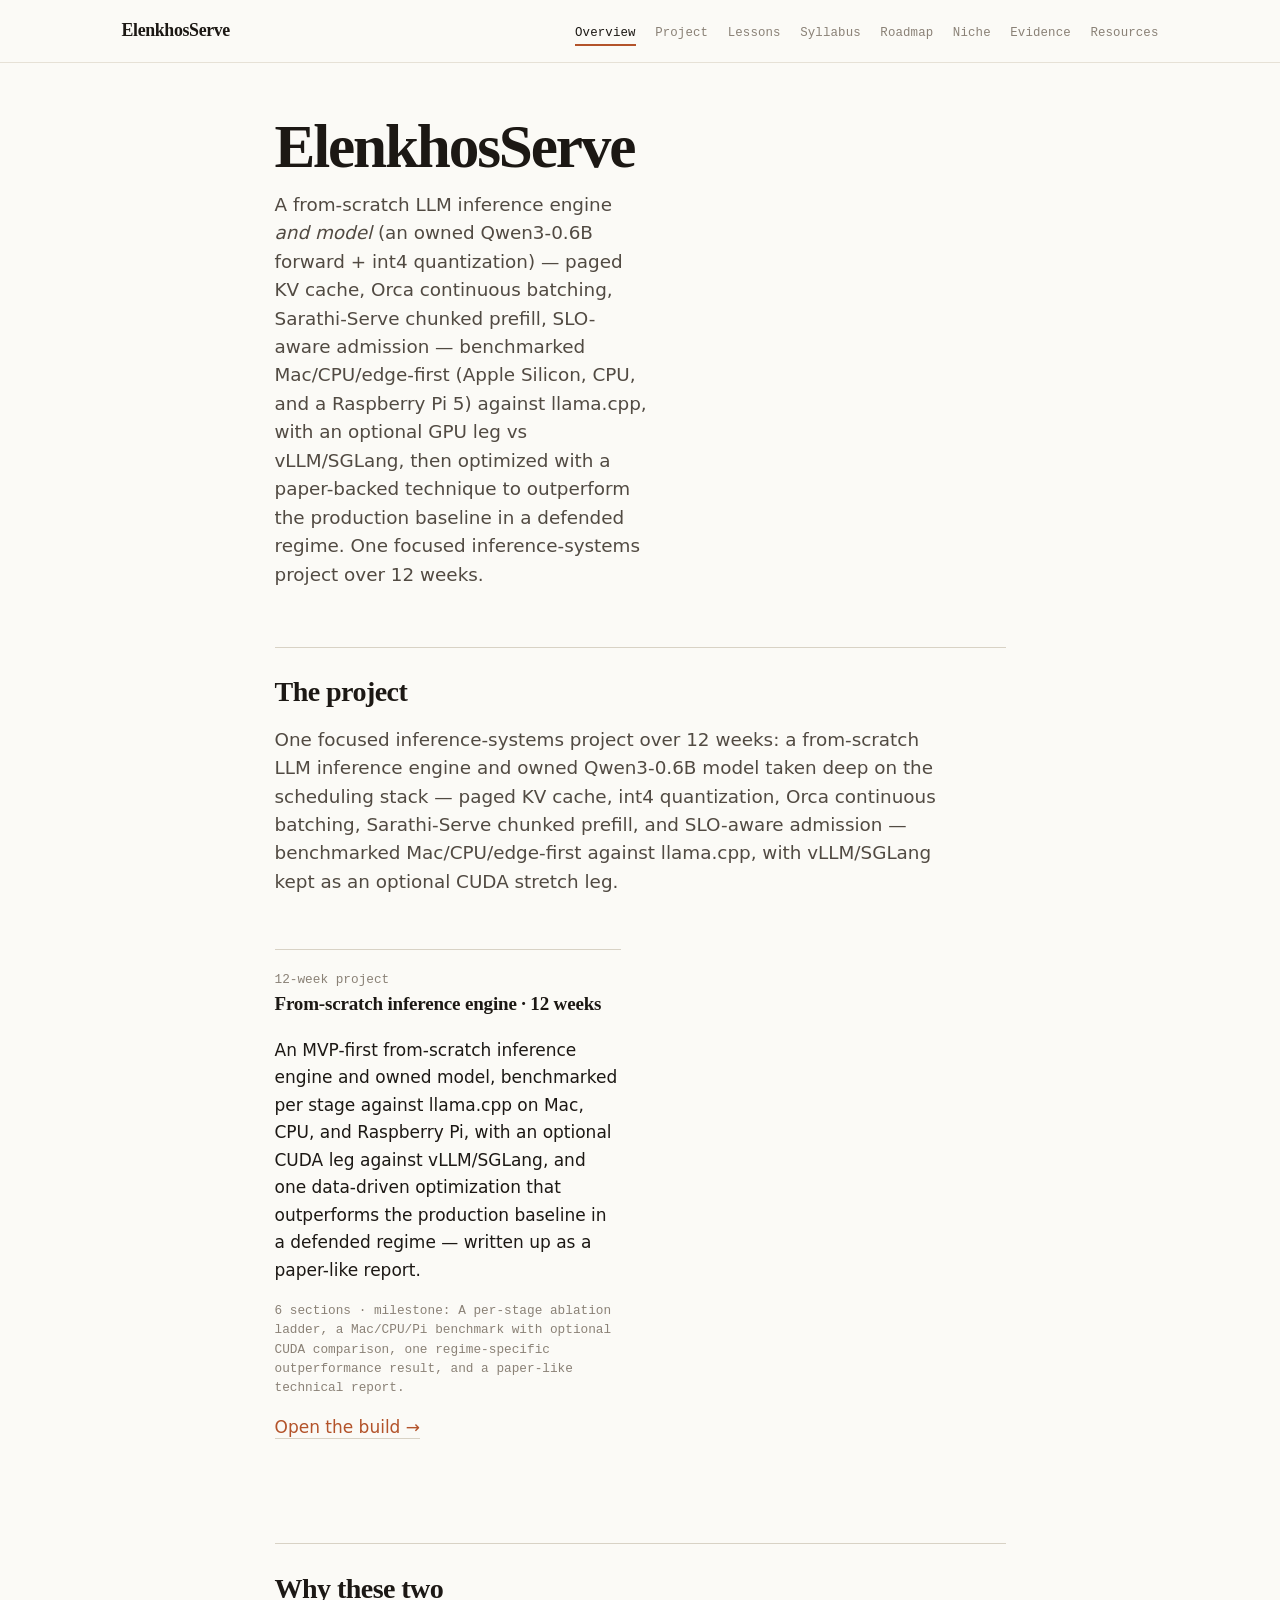
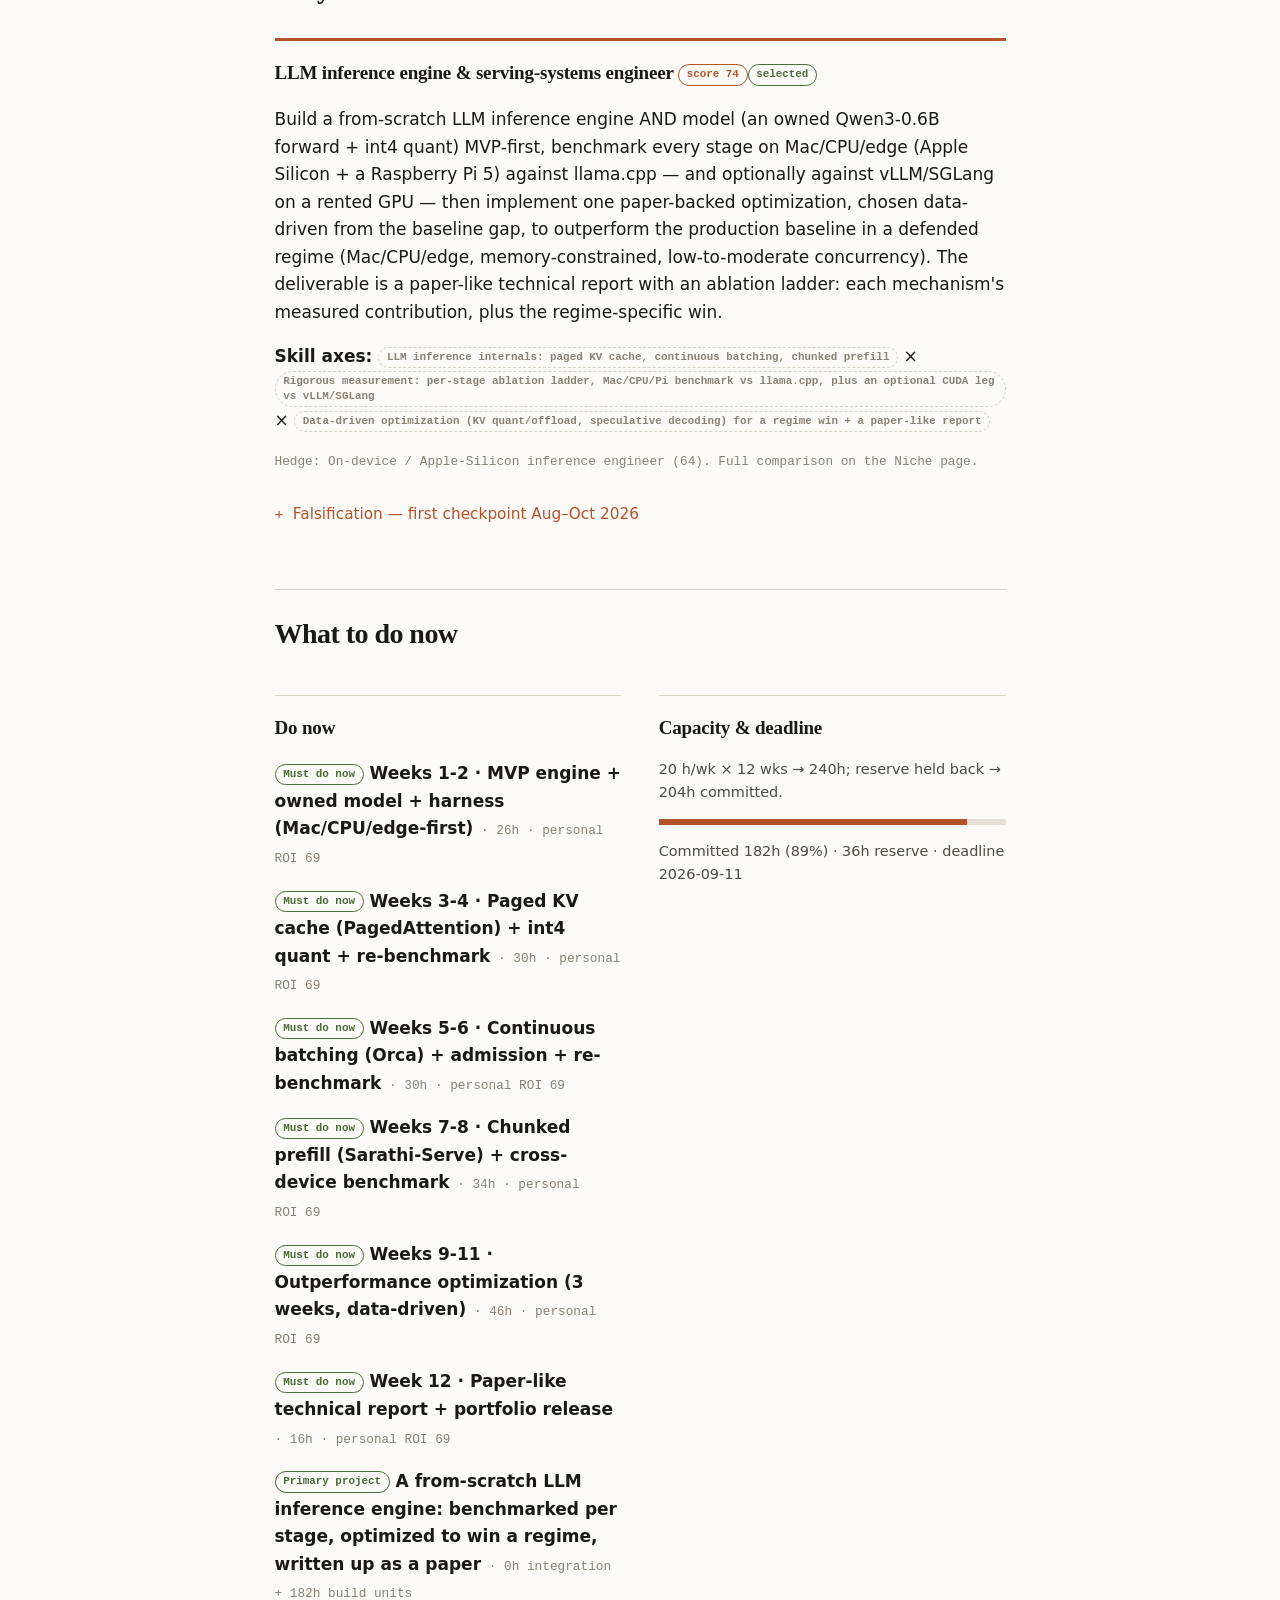
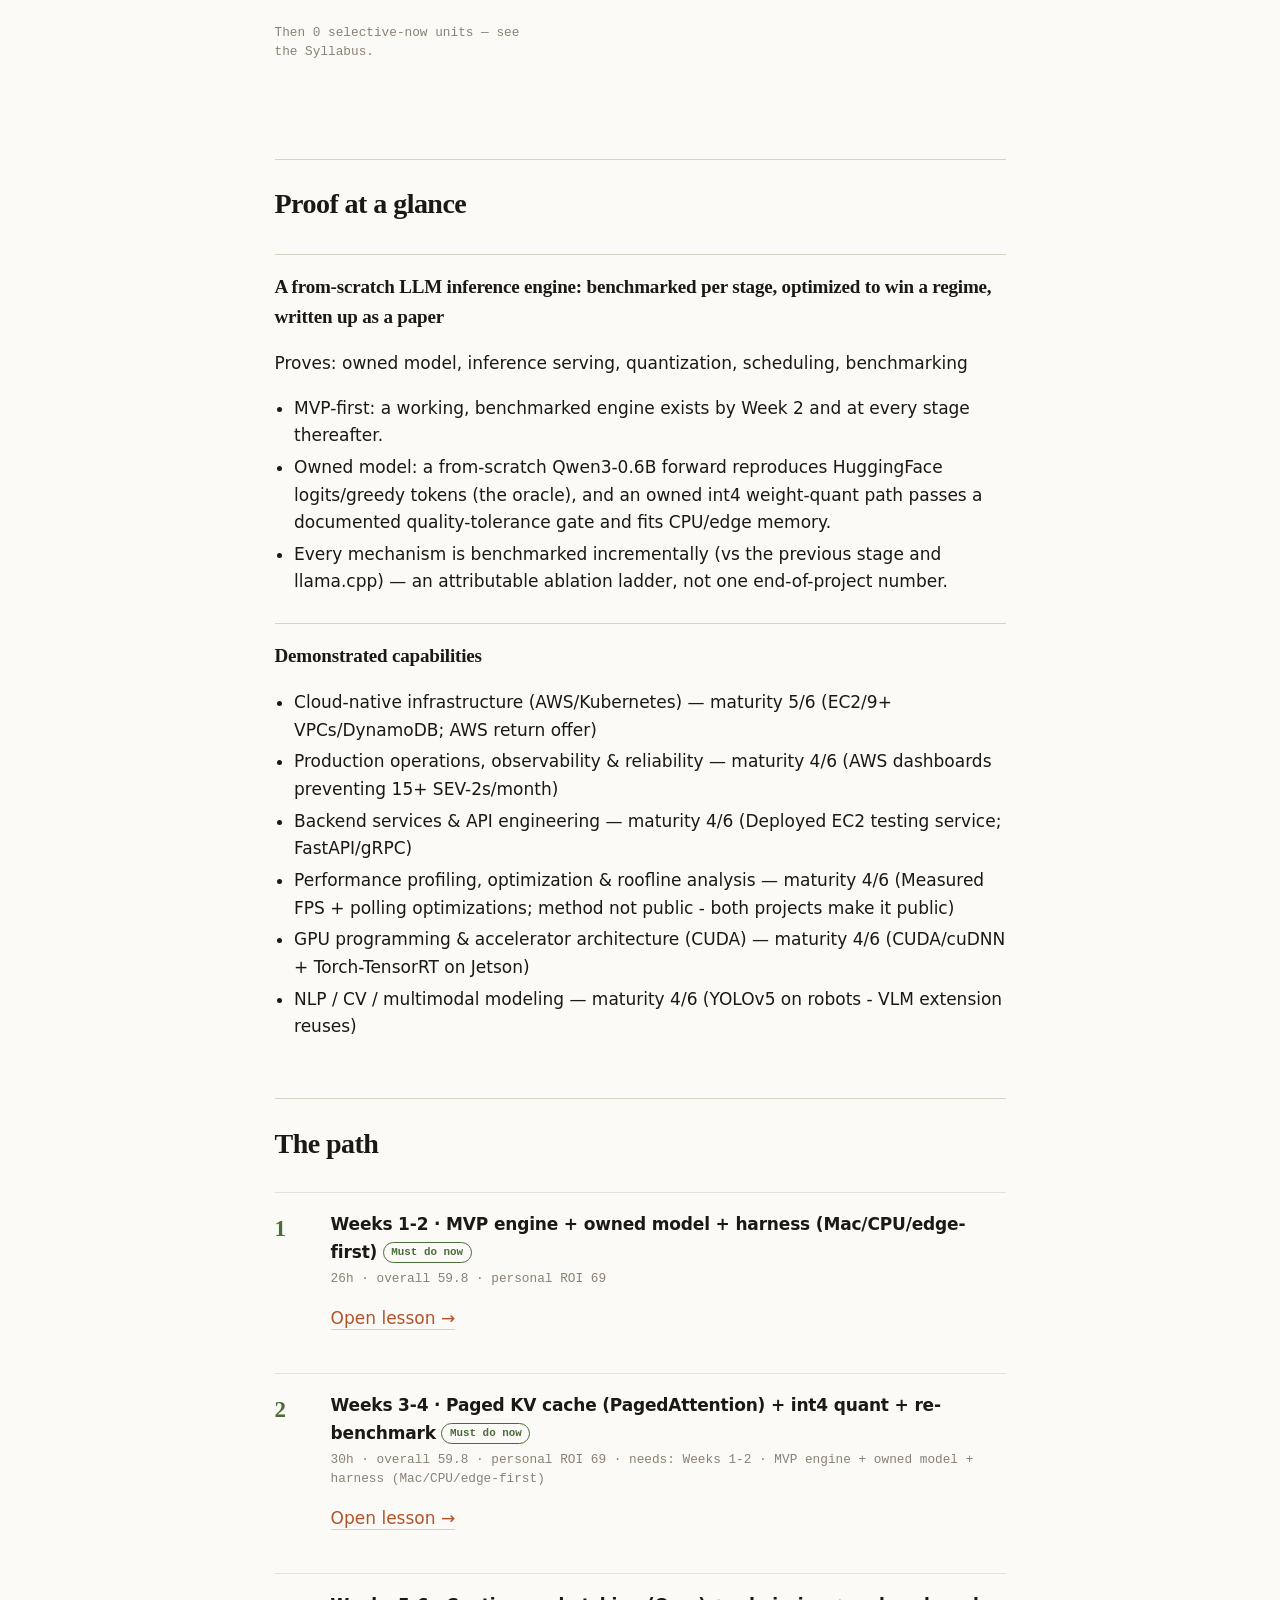
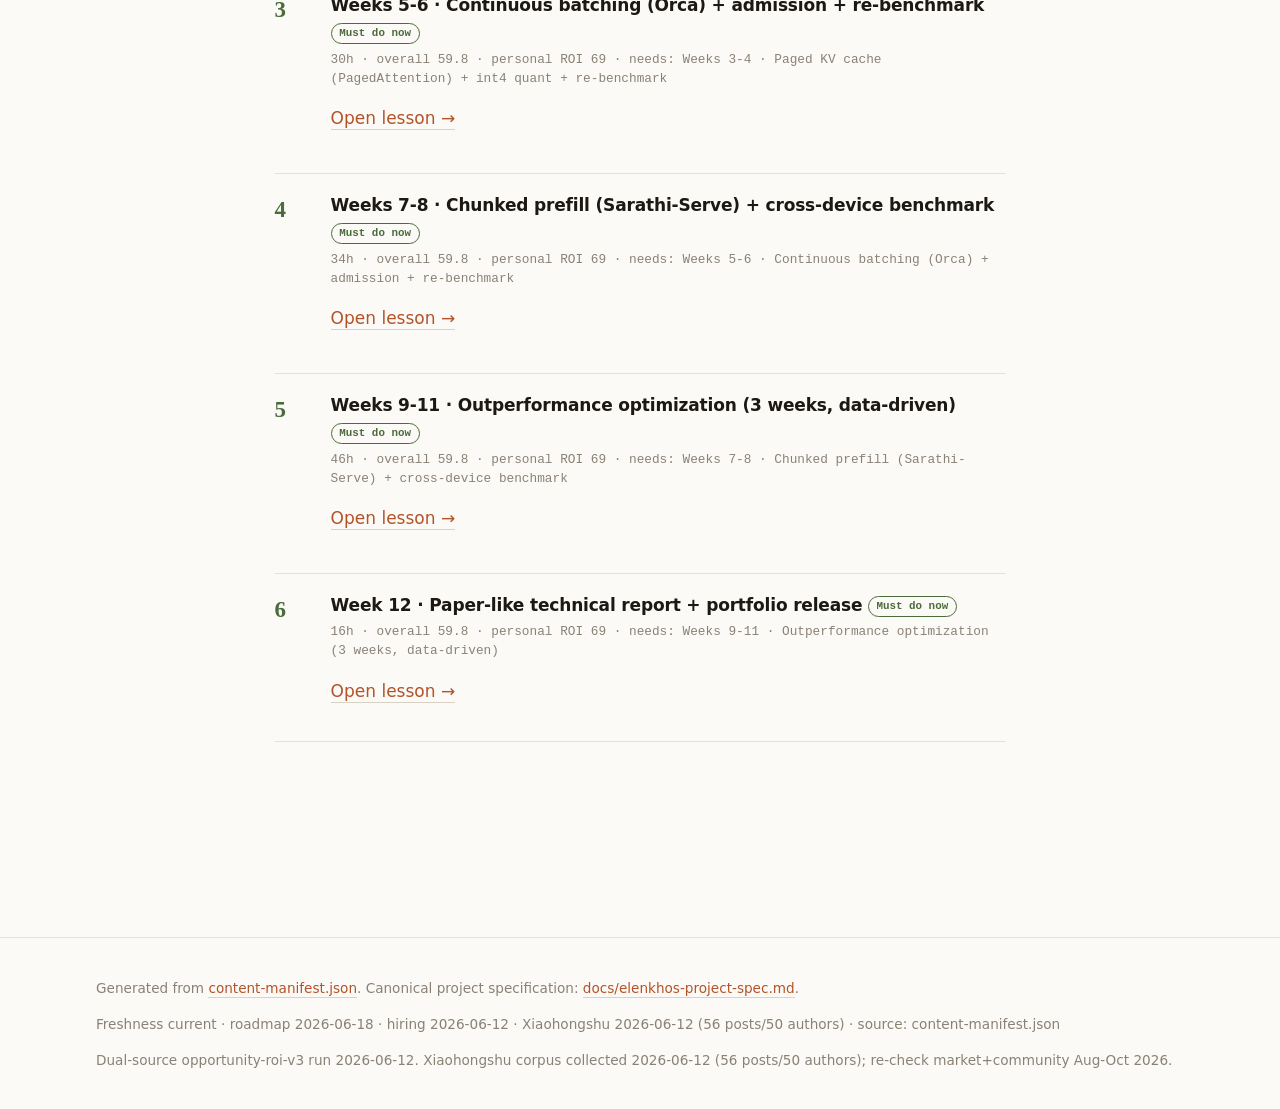
<file: index.html>
<!DOCTYPE html>
<html lang="en"><head>
<meta charset="utf-8"><meta name="viewport" content="width=device-width, initial-scale=1">
<link rel="icon" href="data:,">
<title>Overview · ElenkhosServe</title><meta name="description" content="A 12-week from-scratch LLM inference engine AND model (an owned Qwen3-0.6B forward + int4 quantization) — paged KV cache, Orca continuous batching, Sarathi-Serve chunked prefill — benchmarked Mac/CPU/edge-first (Apple Silicon, CPU, and a Raspberry Pi 5) against llama.cpp, with an optional GPU leg vs vLLM/SGLang, then optimized to outperform the production baseline in a defended regime.">
<link rel="stylesheet" href="styles.css?v=20260618b"></head>
<body data-page="overview">
<a class="skip-link" href="#main">Skip to content</a>
<header class="site-header"><div class="header-inner">
<a class="site-title" href="index.html">ElenkhosServe</a>
<nav class="site-nav" aria-label="Site"><ul>
<li><a href="index.html" aria-current="page">Overview</a></li>
<li><a href="pages/projects.html">Project</a></li>
<li><a href="pages/lessons.html">Lessons</a></li>
<li><a href="pages/syllabus.html">Syllabus</a></li>
<li><a href="pages/roadmap.html">Roadmap</a></li>
<li><a href="pages/niche.html">Niche</a></li>
<li><a href="pages/evidence.html">Evidence</a></li>
<li><a href="pages/resources.html">Resources</a></li>
</ul></nav></div></header>
<main id="main" data-canonical-id="page-overview">
<h1>ElenkhosServe</h1><p class="lede">A from-scratch LLM inference engine <em>and model</em> (an owned Qwen3-0.6B forward + int4 quantization) — paged KV cache, Orca continuous batching, Sarathi-Serve chunked prefill, SLO-aware admission — benchmarked Mac/CPU/edge-first (Apple Silicon, CPU, and a Raspberry Pi 5) against llama.cpp, with an optional GPU leg vs vLLM/SGLang, then optimized with a paper-backed technique to outperform the production baseline in a defended regime. One focused inference-systems project over 12 weeks.</p>
<noscript><p>This site renders from <a href="content-manifest.json">content-manifest.json</a>. Enable JavaScript or read the canonical data files.</p></noscript>
</main>
<footer class="site-footer"><div class="inner">
<p>Generated from <a href="content-manifest.json">content-manifest.json</a>. Canonical project specification: <a href="docs/elenkhos-project-spec.md">docs/elenkhos-project-spec.md</a>.</p>
</div></footer>
<script src="manifest-data.js?v=20260618b"></script><script src="signals-data.js?v=20260618b"></script><script src="app.js?v=20260618b"></script>
</body></html>
</file>
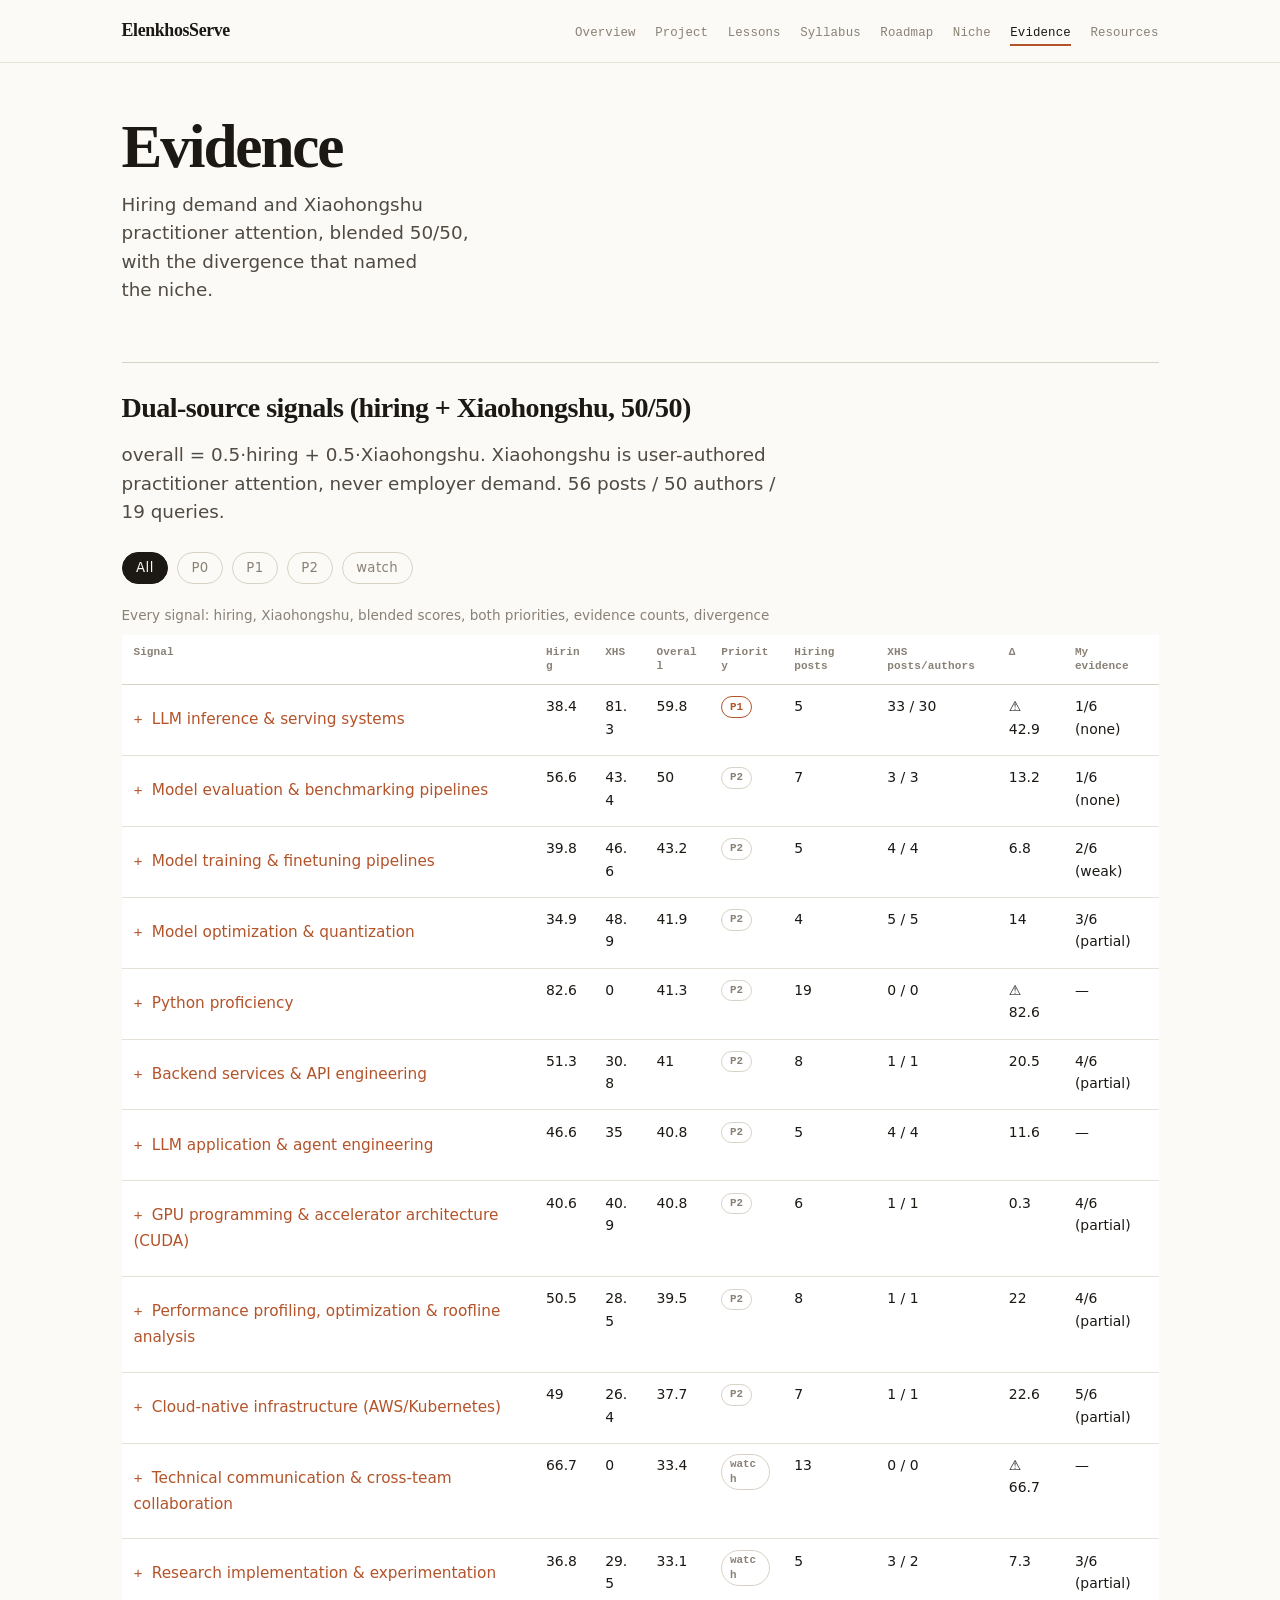
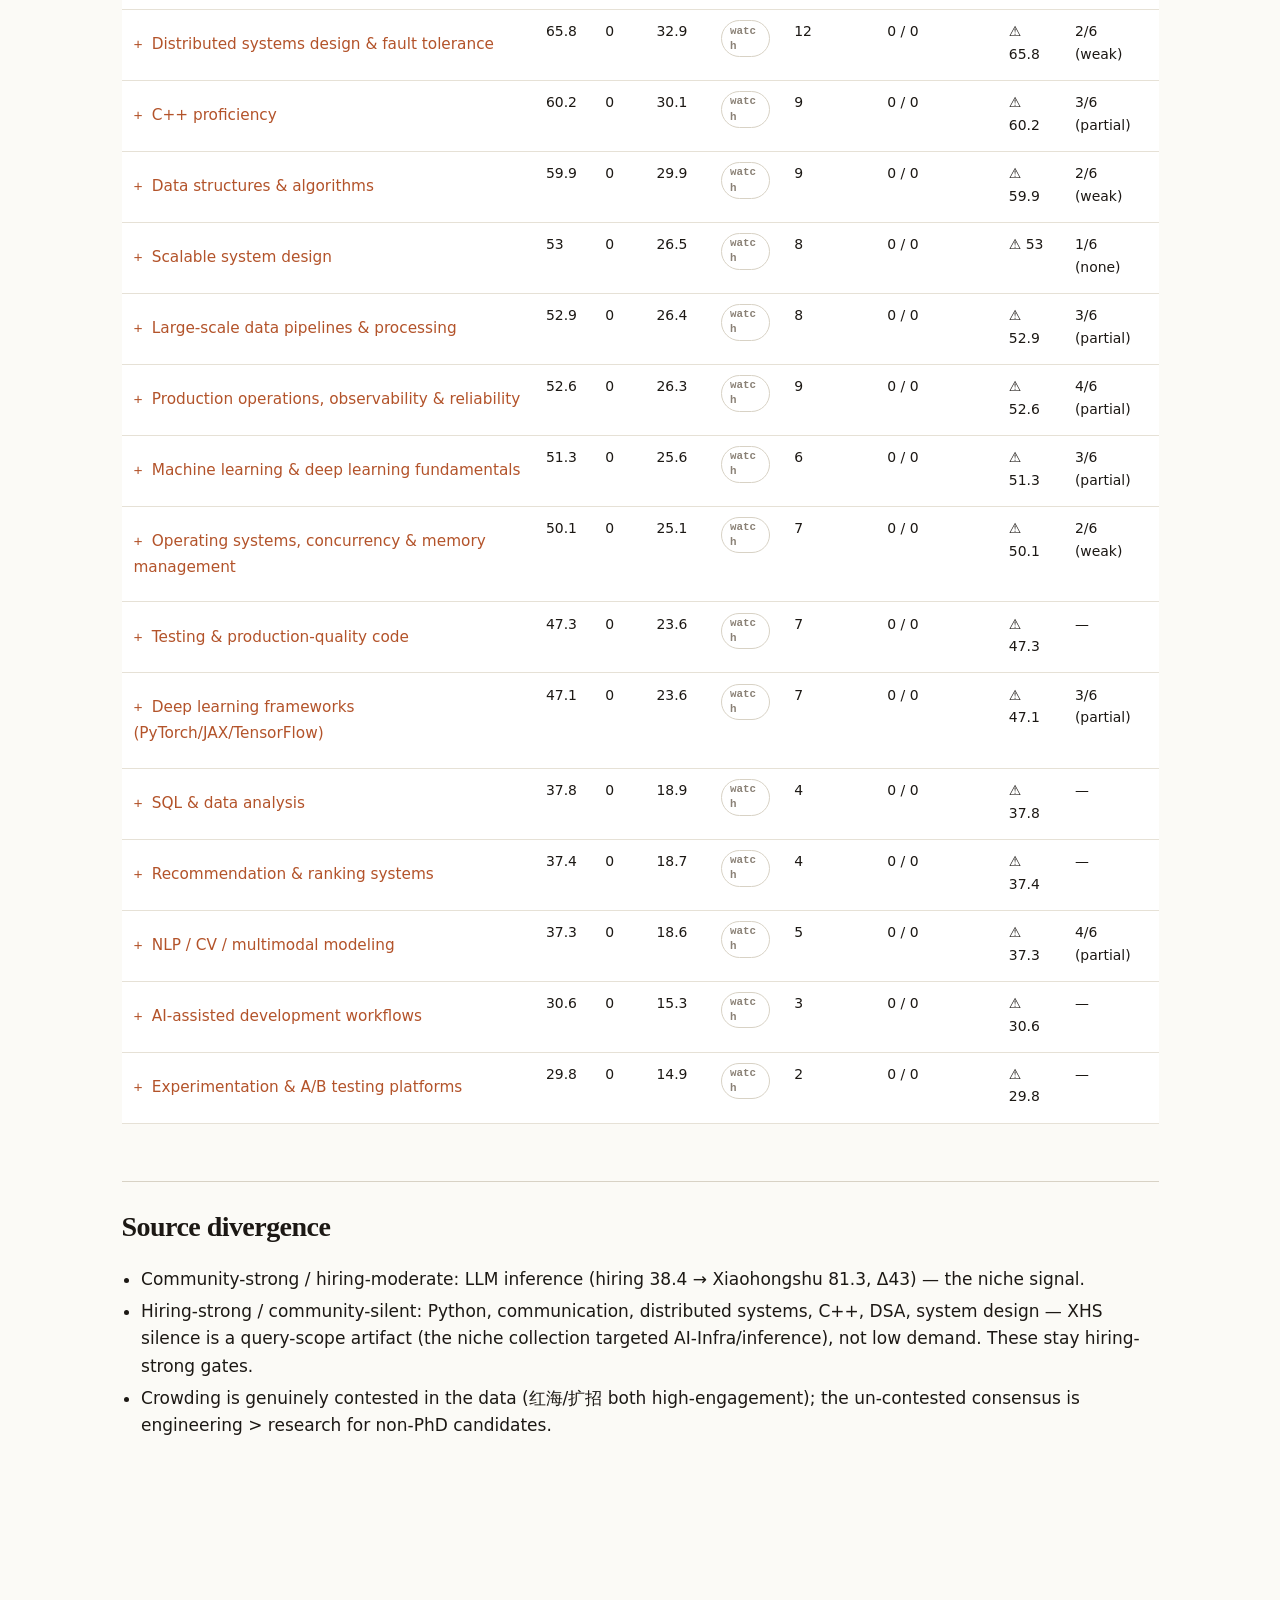
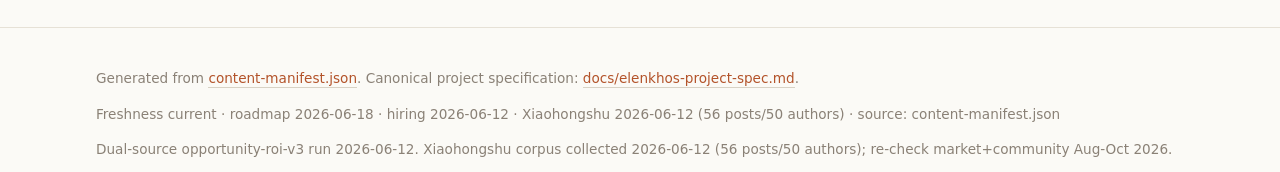
<file: pages/evidence.html>
<!DOCTYPE html>
<html lang="en"><head>
<meta charset="utf-8"><meta name="viewport" content="width=device-width, initial-scale=1">
<link rel="icon" href="data:,">
<title>Evidence · ElenkhosServe</title><meta name="description" content="Hiring demand and Xiaohongshu practitioner attention, blended 50/50, with the divergence that named the niche.">
<link rel="stylesheet" href="../styles.css?v=20260618b"></head>
<body data-page="evidence">
<a class="skip-link" href="#main">Skip to content</a>
<header class="site-header"><div class="header-inner">
<a class="site-title" href="../index.html">ElenkhosServe</a>
<nav class="site-nav" aria-label="Site"><ul>
<li><a href="../index.html">Overview</a></li>
<li><a href="../pages/projects.html">Project</a></li>
<li><a href="../pages/lessons.html">Lessons</a></li>
<li><a href="../pages/syllabus.html">Syllabus</a></li>
<li><a href="../pages/roadmap.html">Roadmap</a></li>
<li><a href="../pages/niche.html">Niche</a></li>
<li><a href="../pages/evidence.html" aria-current="page">Evidence</a></li>
<li><a href="../pages/resources.html">Resources</a></li>
</ul></nav></div></header>
<main id="main" data-canonical-id="page-evidence">
<h1>Evidence</h1><p class="lede">Hiring demand and Xiaohongshu practitioner attention, blended 50/50, with the divergence that named the niche.</p>
<noscript><p>This site renders from <a href="../content-manifest.json">content-manifest.json</a>. Enable JavaScript or read the canonical data files.</p></noscript>
</main>
<footer class="site-footer"><div class="inner">
<p>Generated from <a href="../content-manifest.json">content-manifest.json</a>. Canonical project specification: <a href="../docs/elenkhos-project-spec.md">docs/elenkhos-project-spec.md</a>.</p>
</div></footer>
<script src="../manifest-data.js?v=20260618b"></script><script src="../signals-data.js?v=20260618b"></script><script src="../app.js?v=20260618b"></script>
</body></html>
</file>
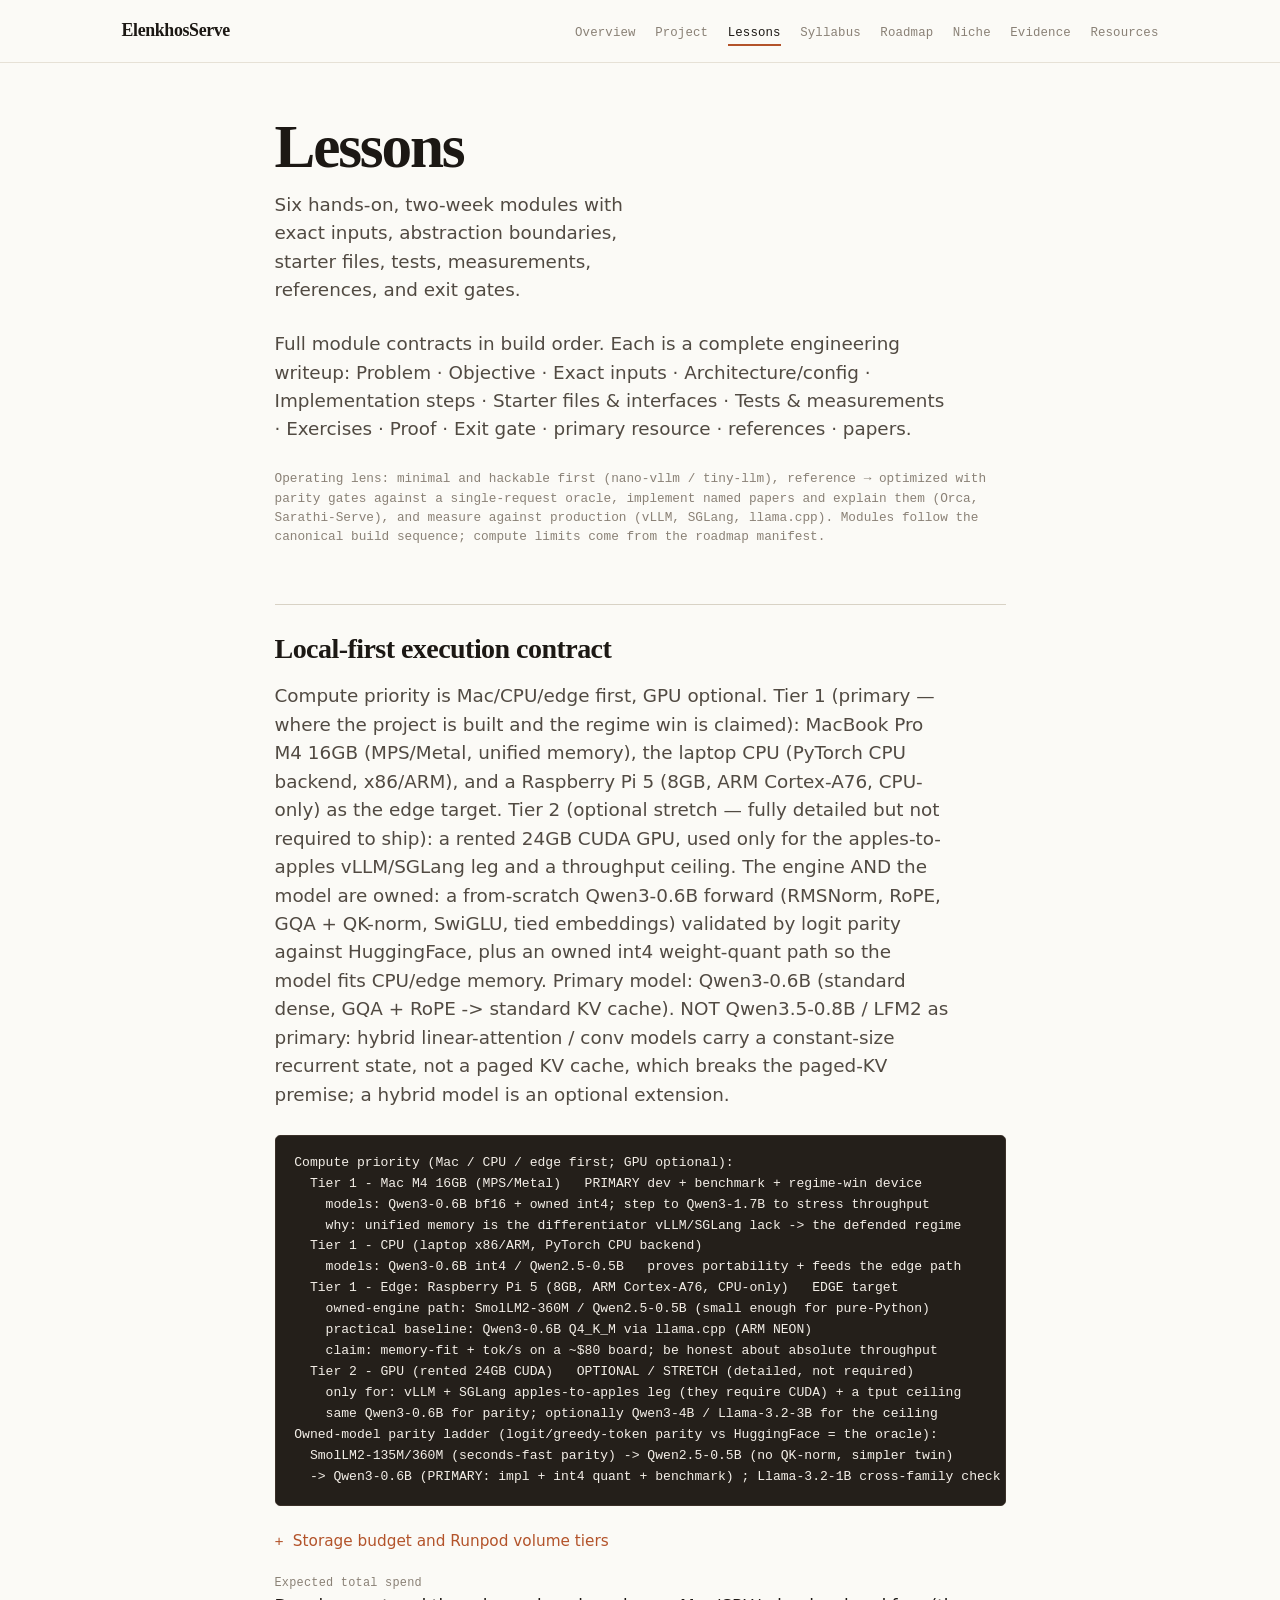
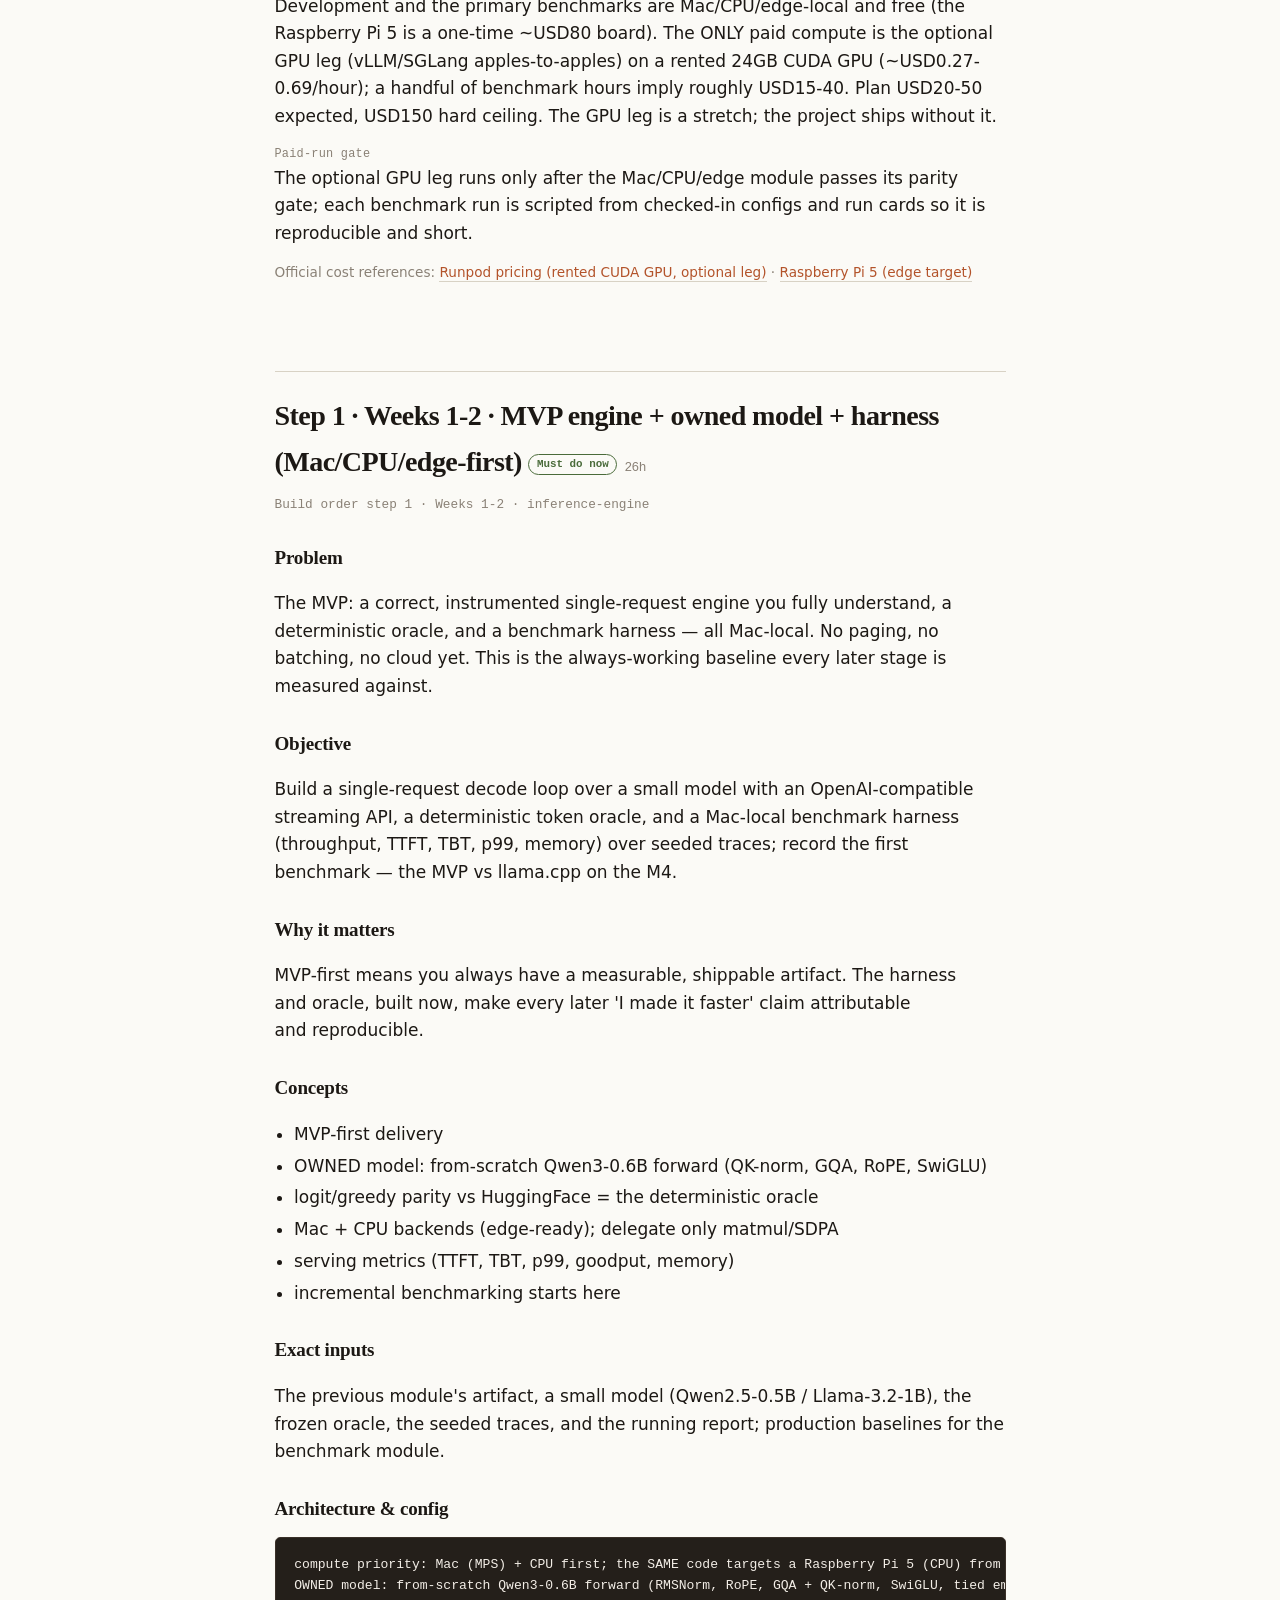
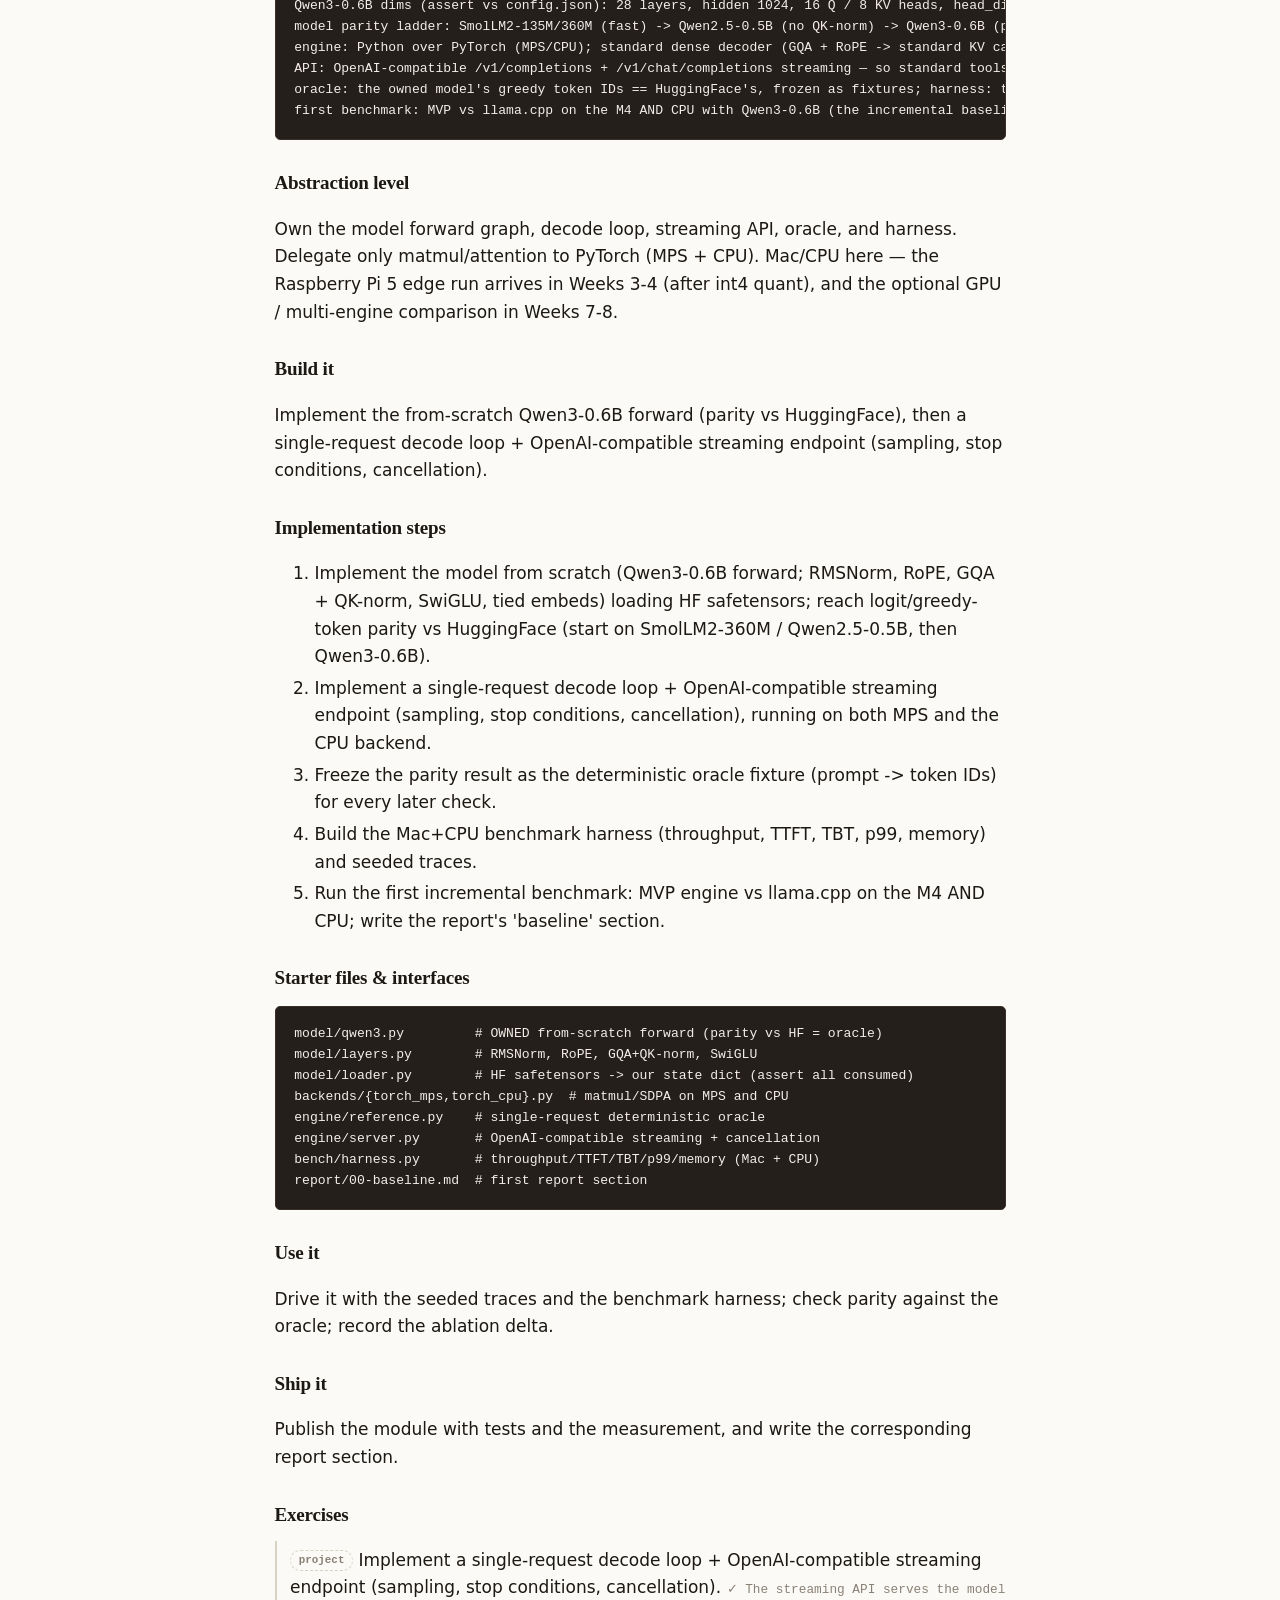
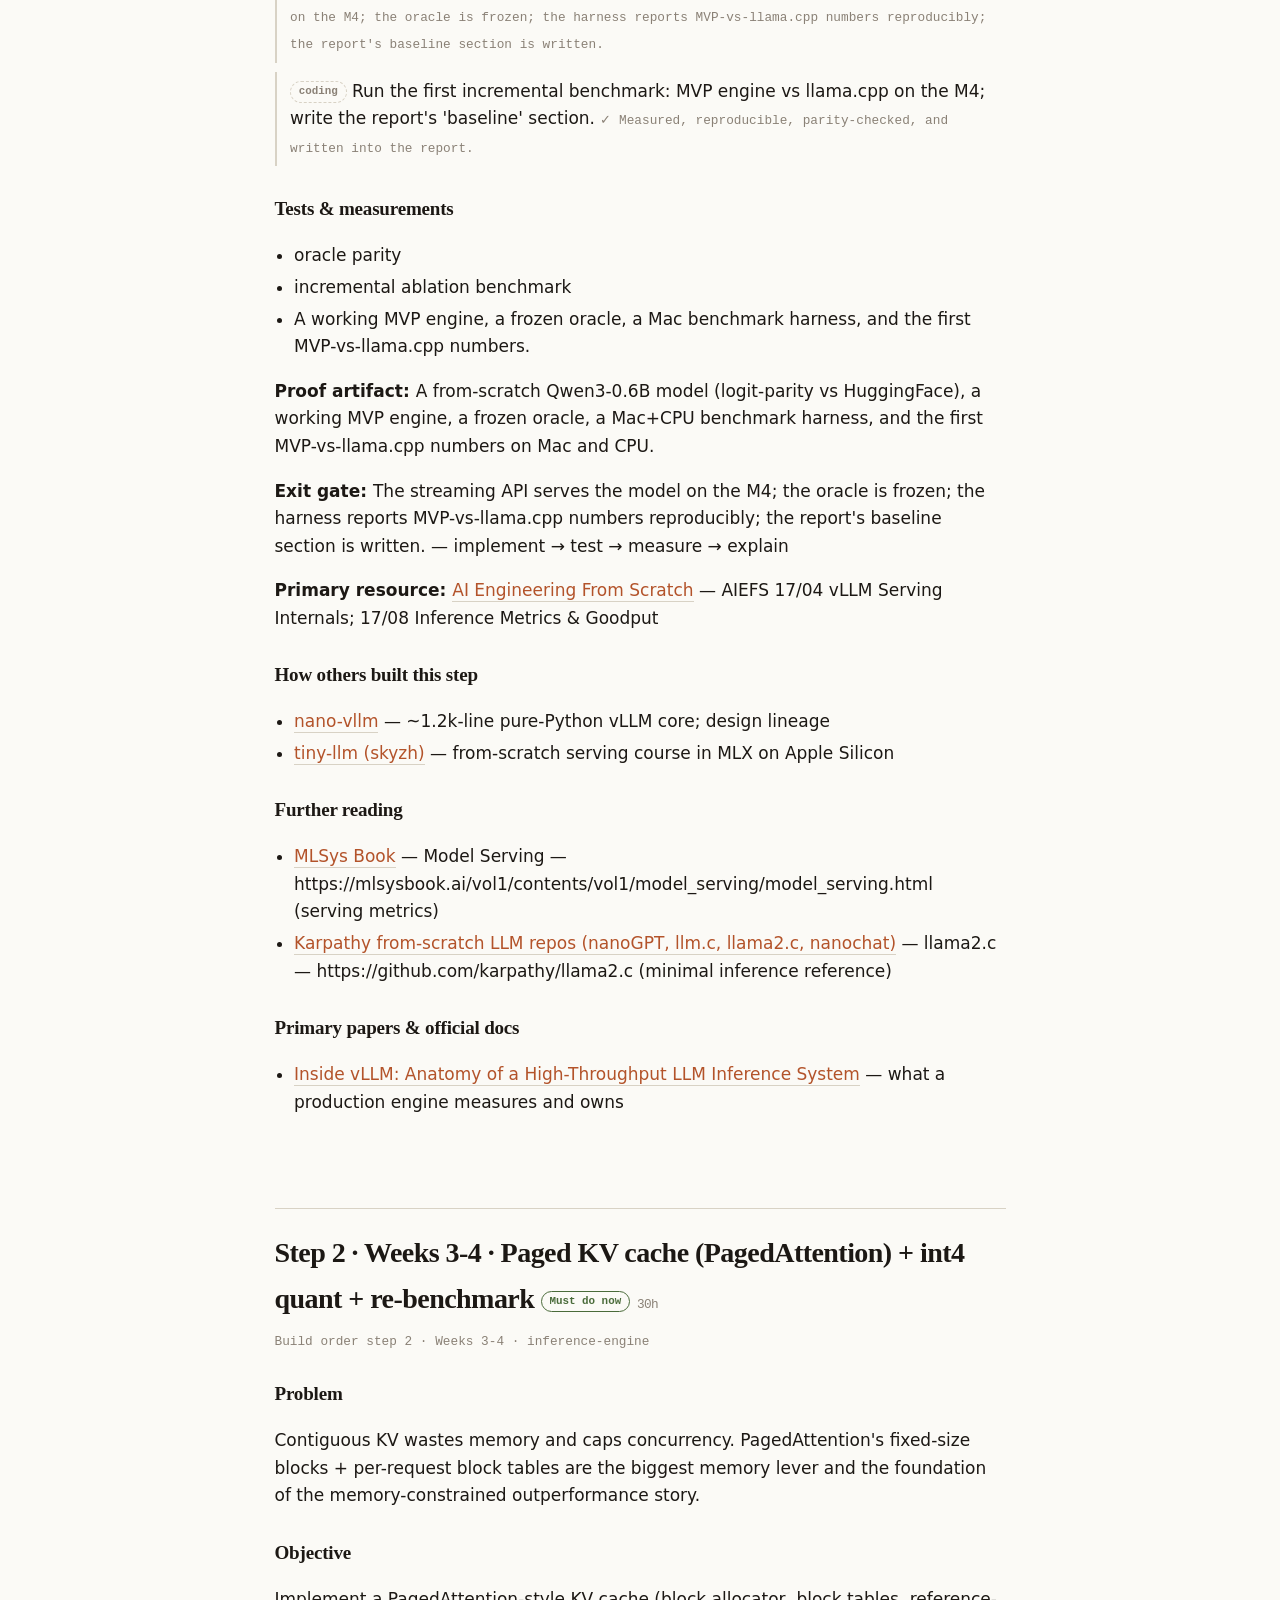
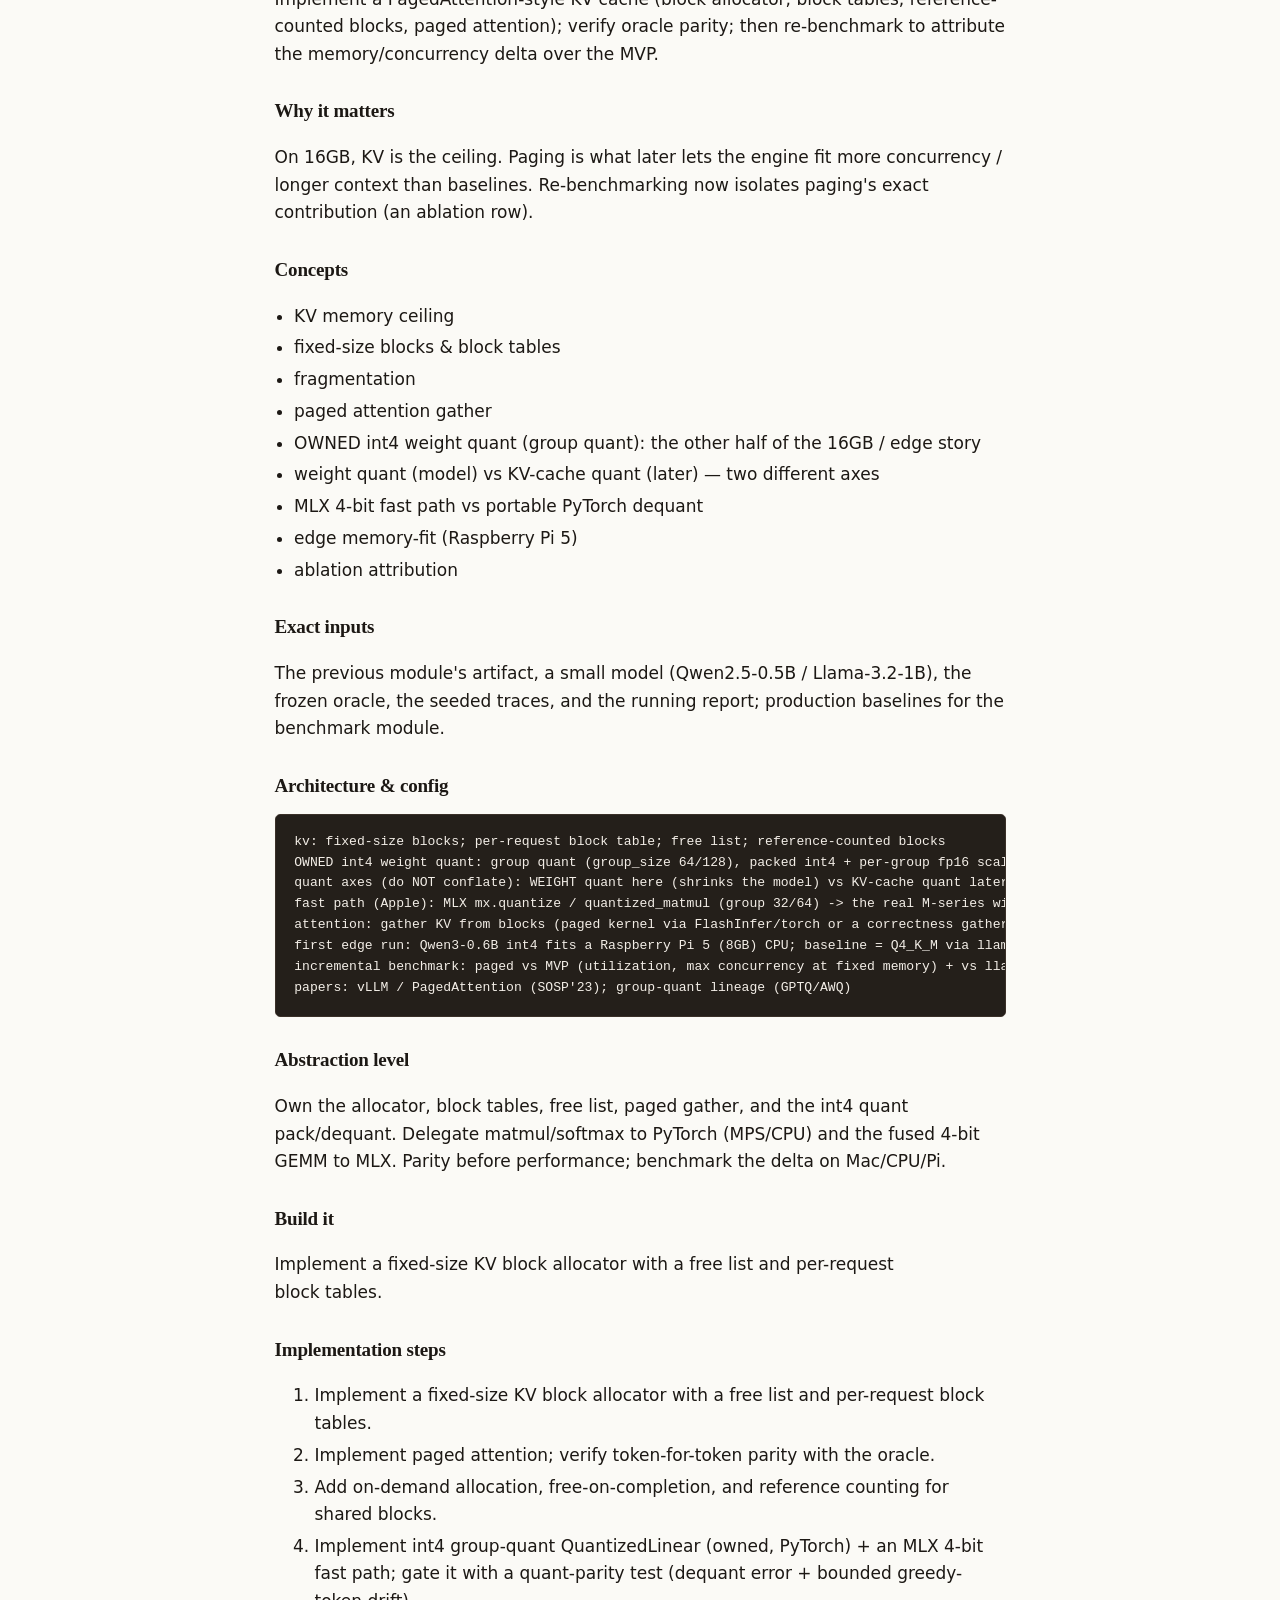
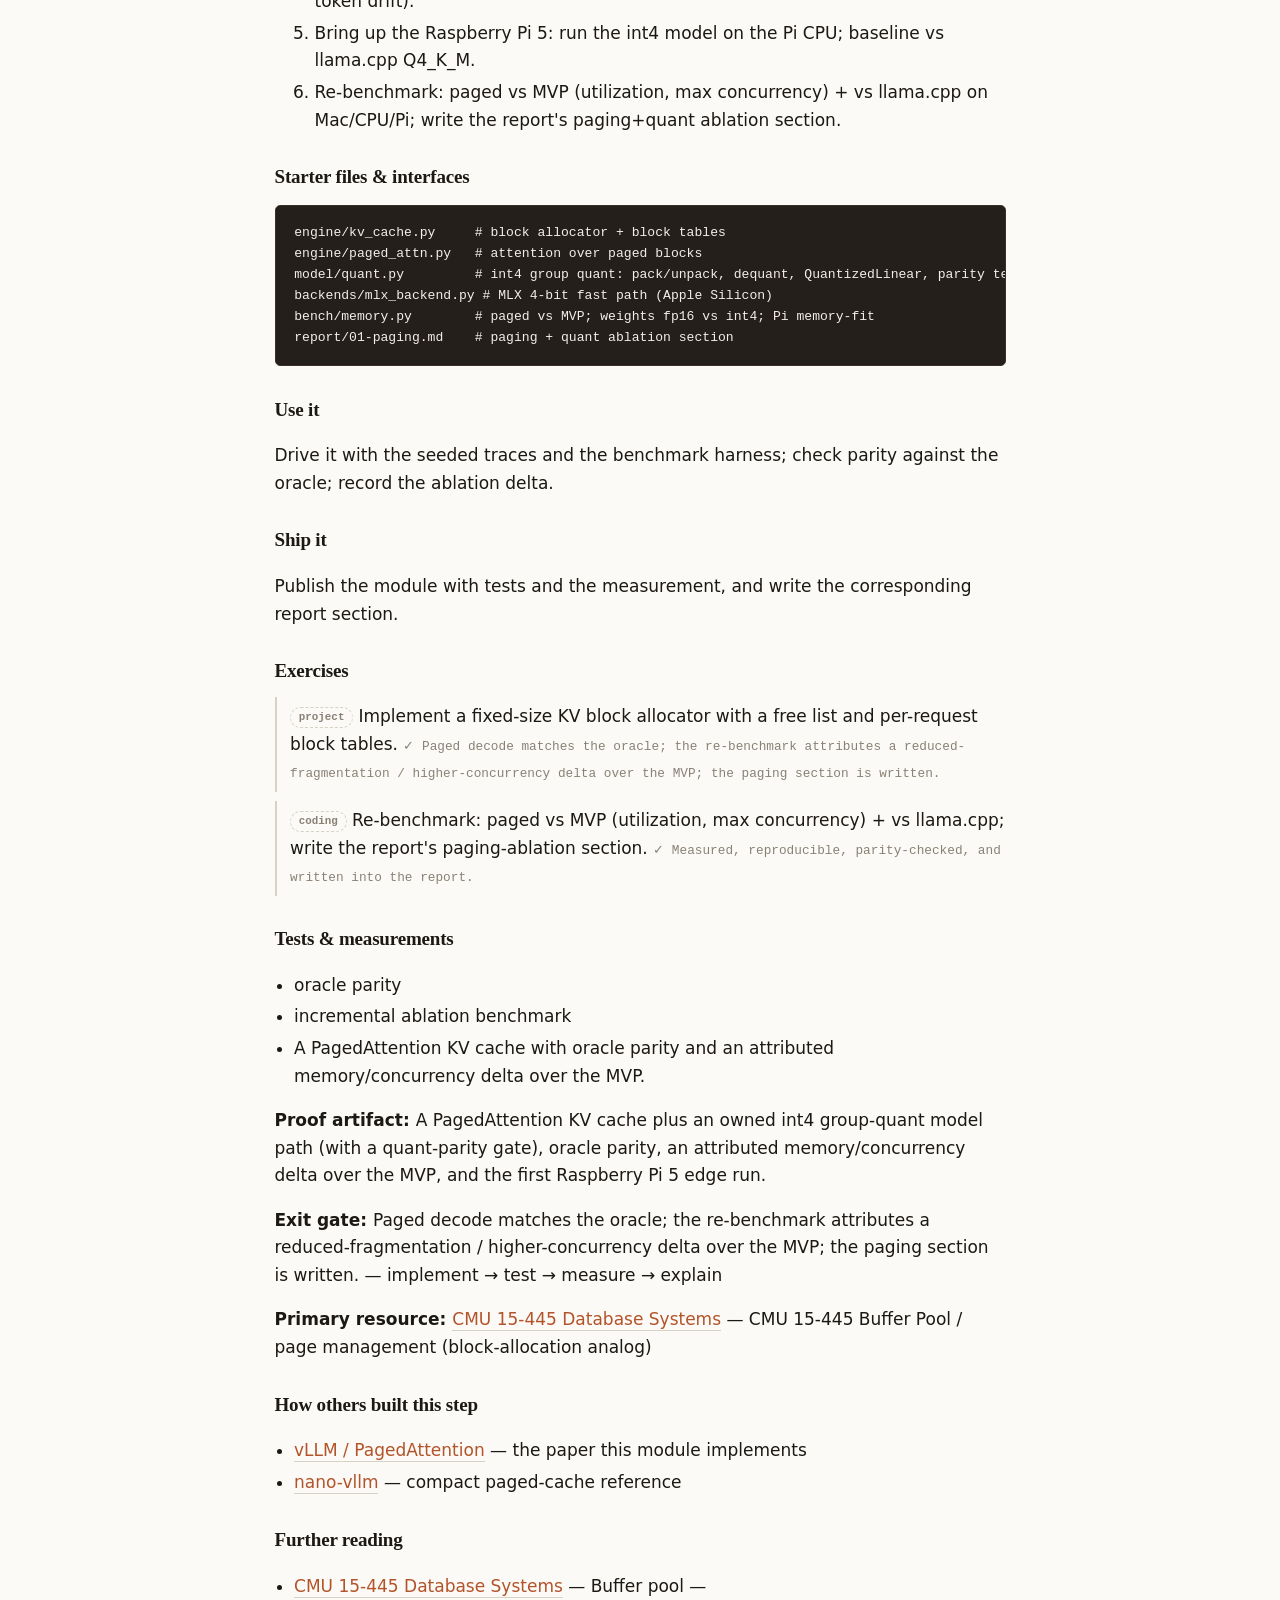
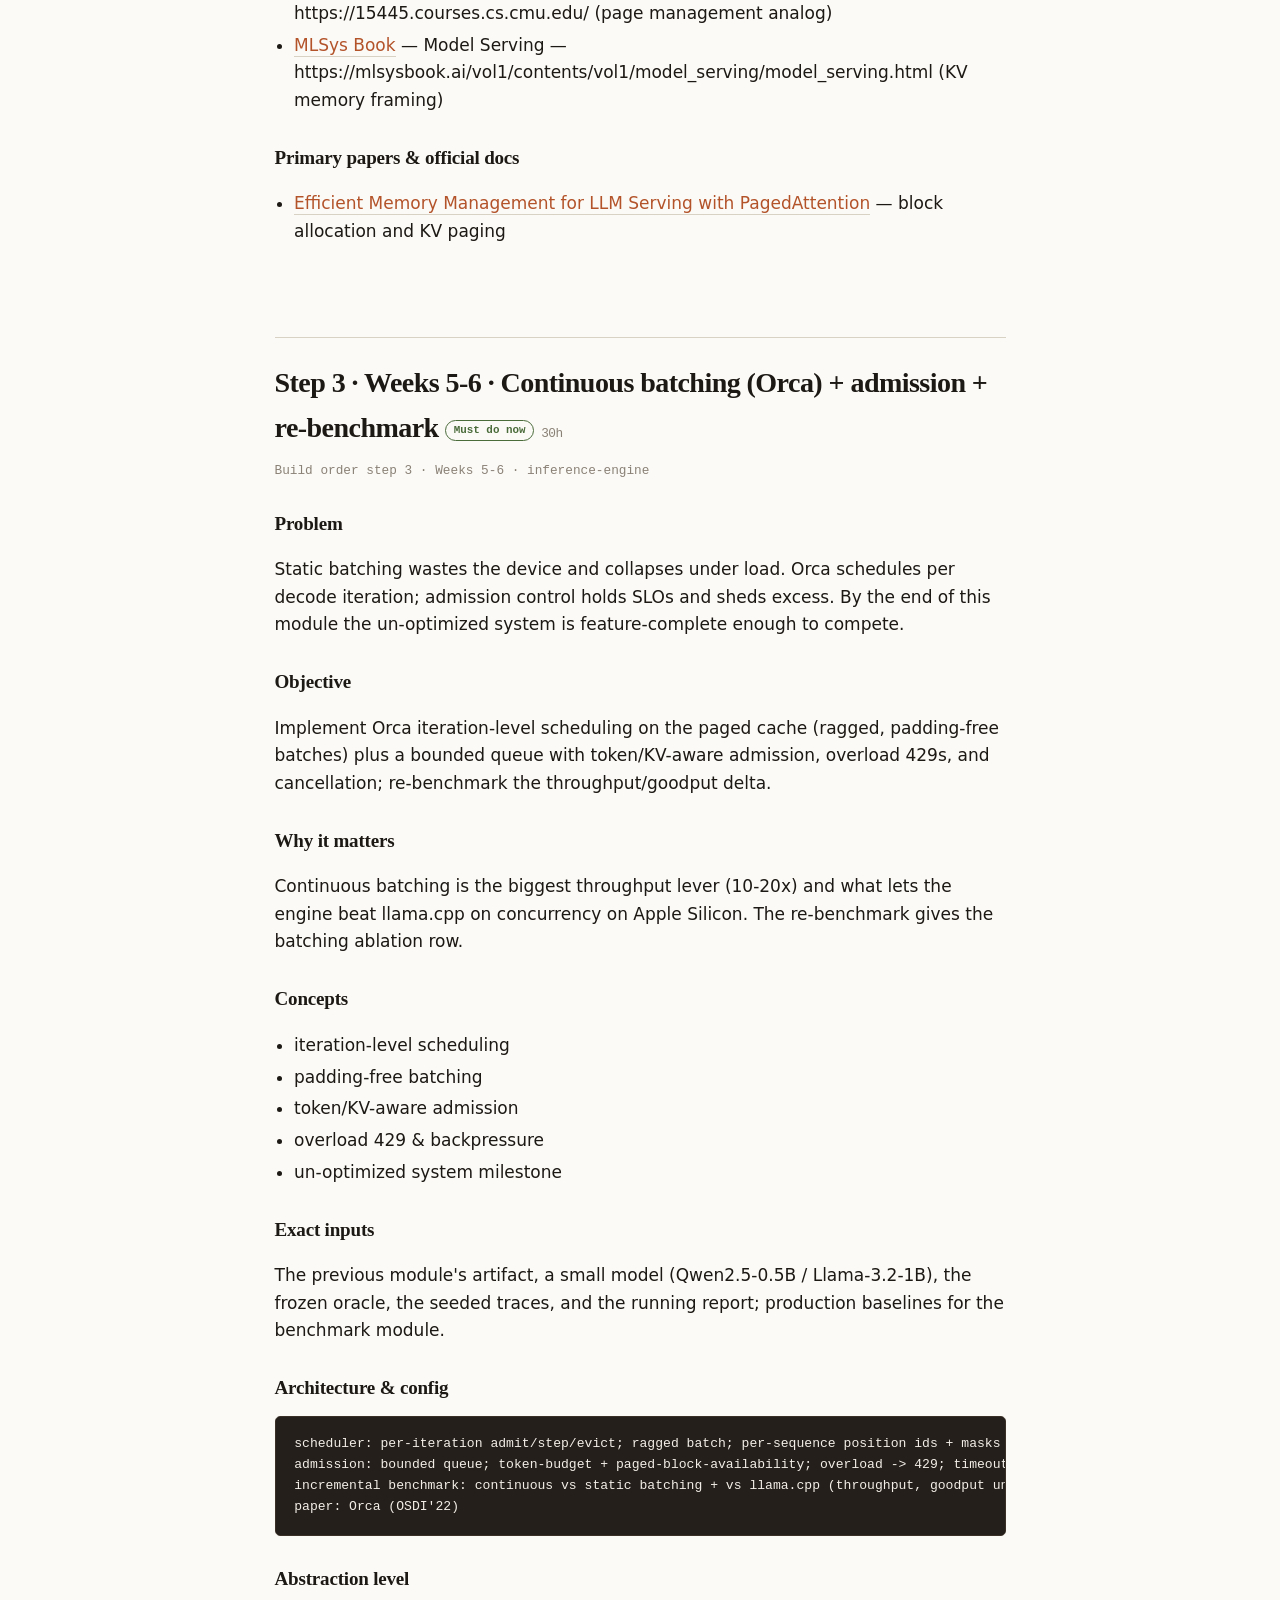
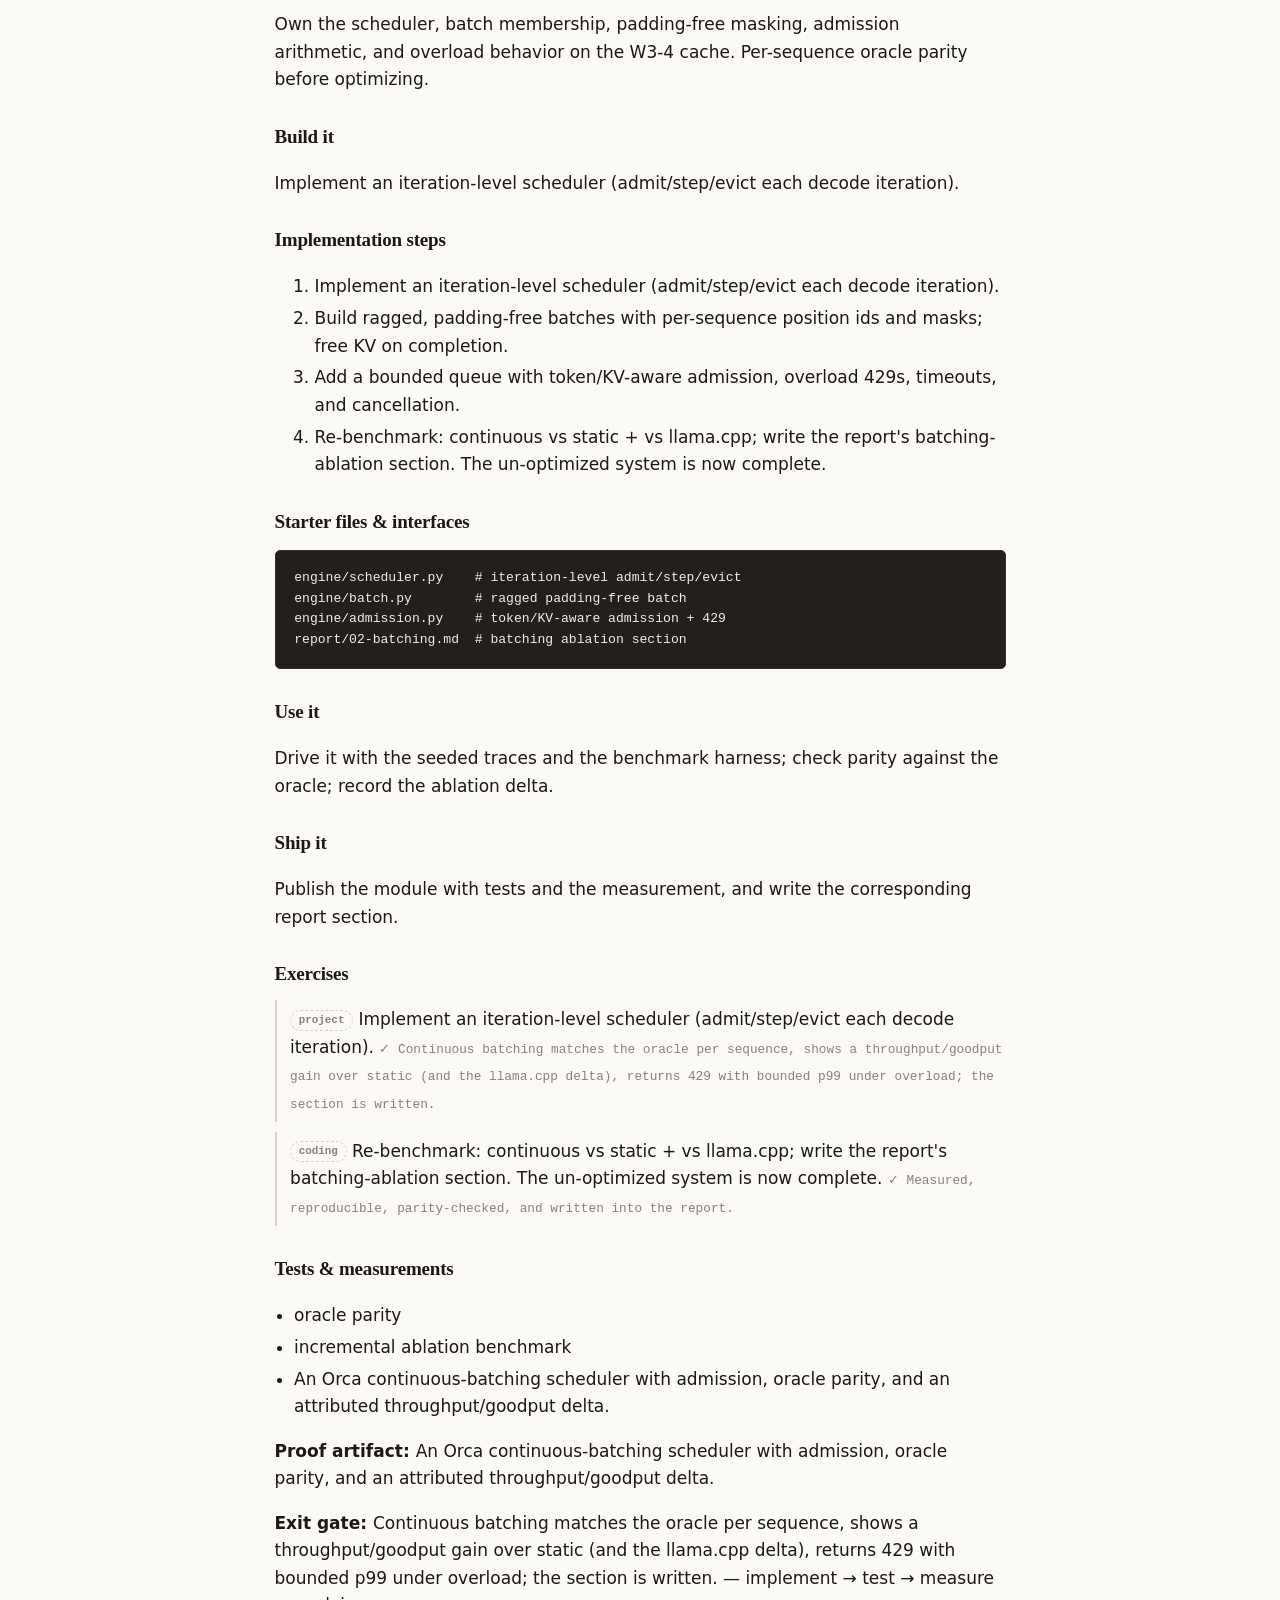
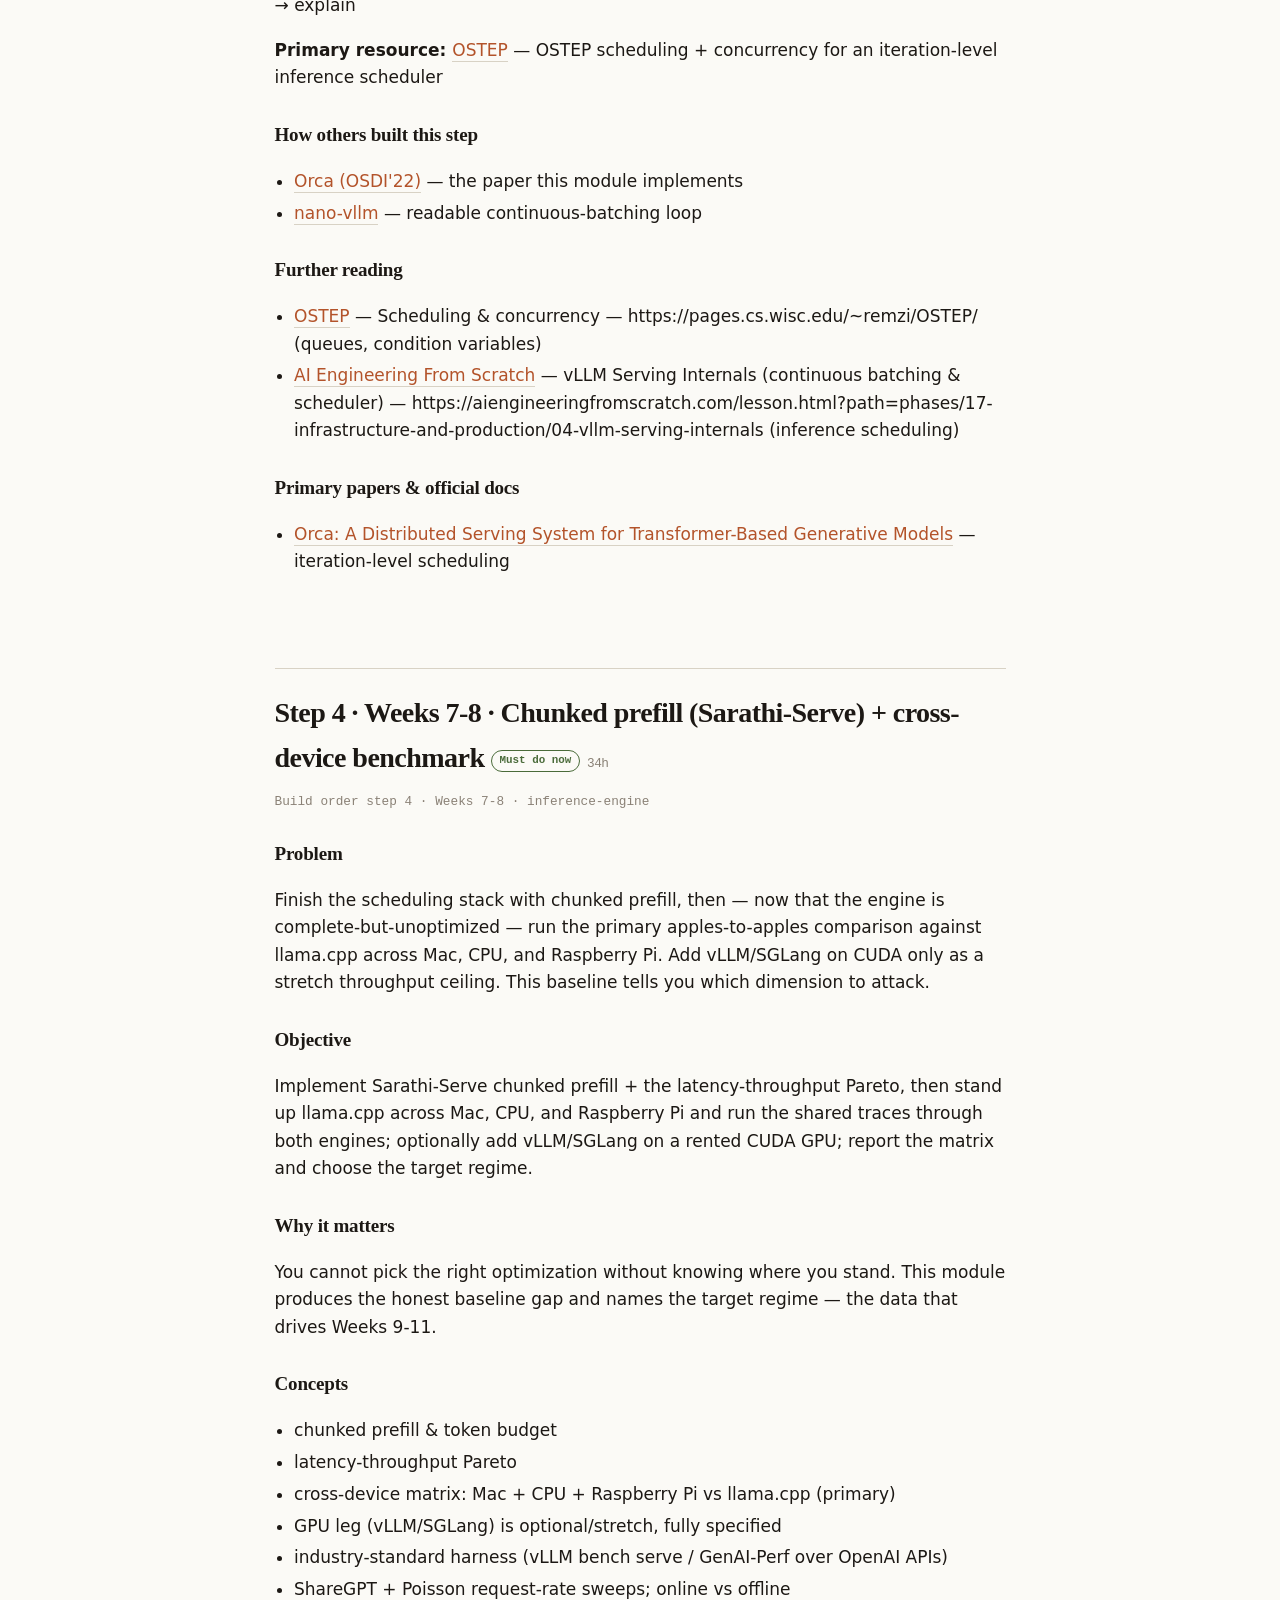
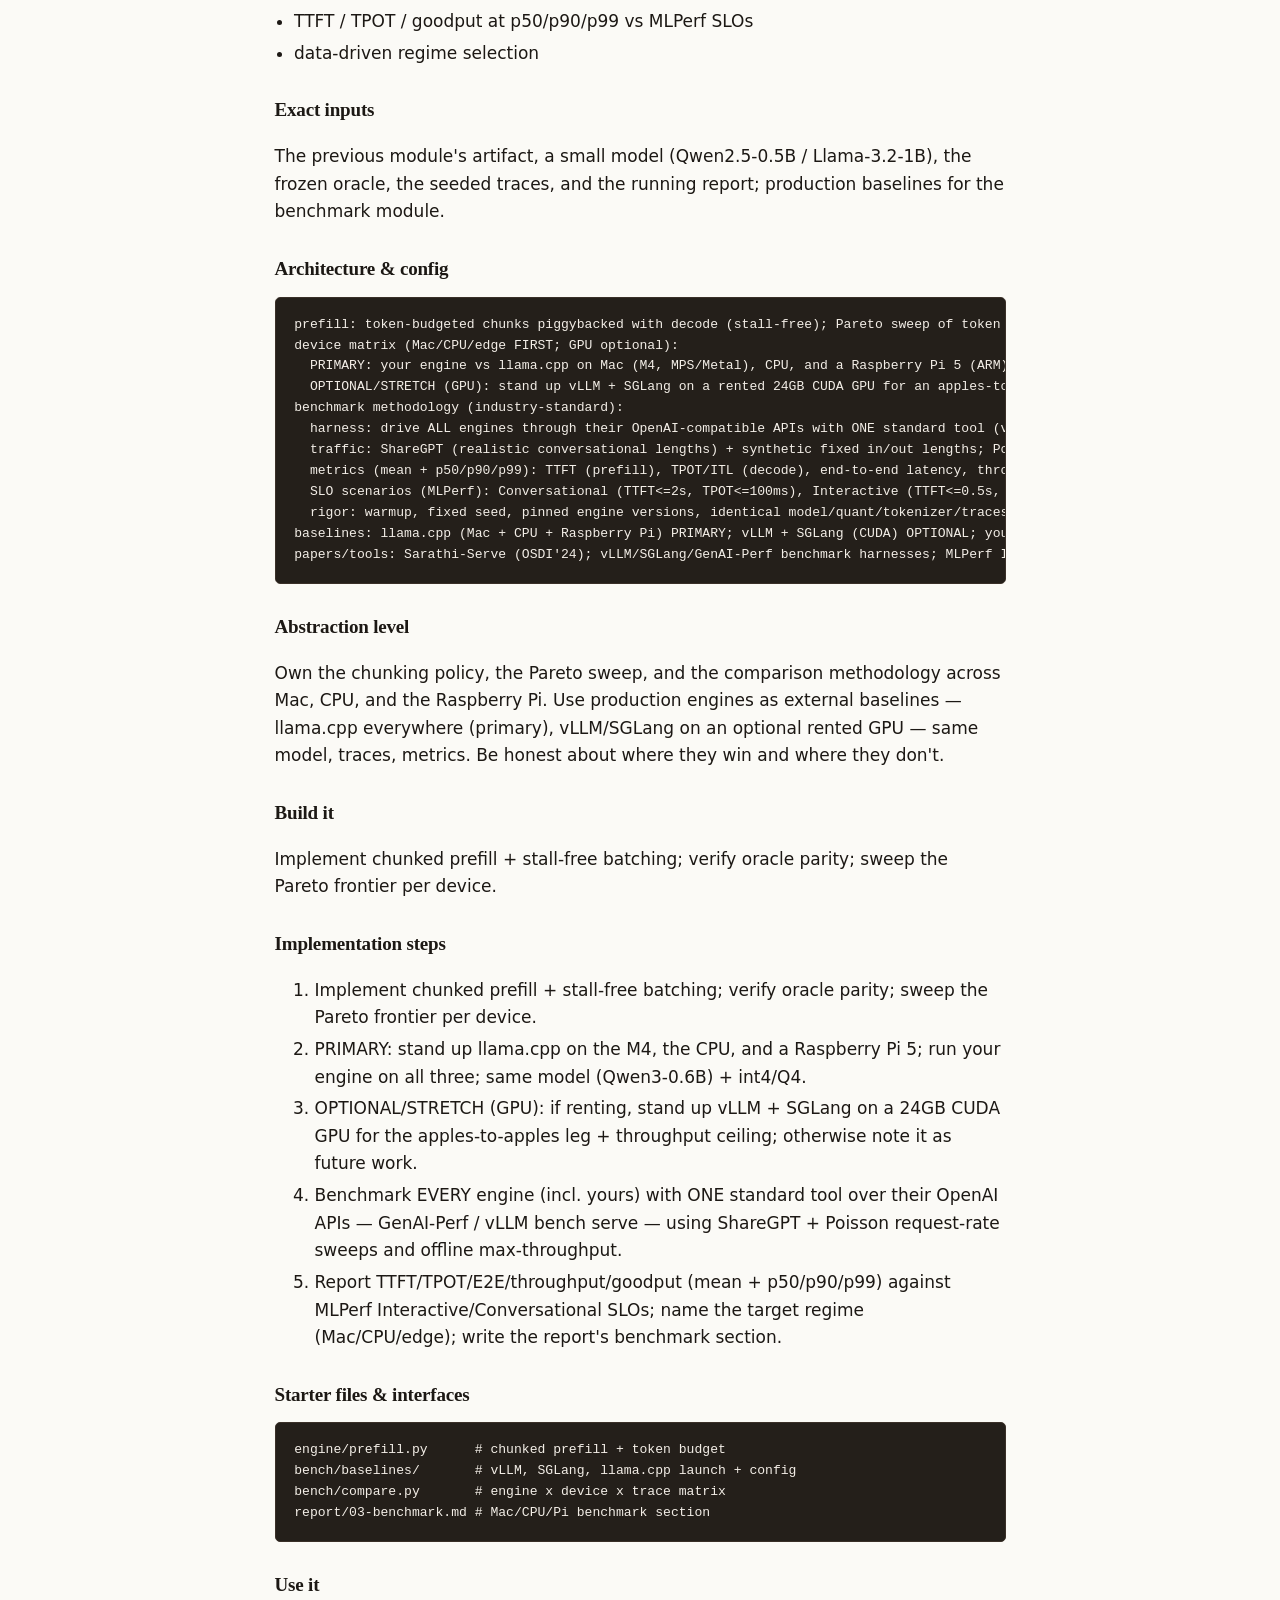
<file: pages/lessons.html>
<!DOCTYPE html>
<html lang="en"><head>
<meta charset="utf-8"><meta name="viewport" content="width=device-width, initial-scale=1">
<link rel="icon" href="data:,">
<title>Lessons · ElenkhosServe</title><meta name="description" content="Full hands-on contracts: problem, build it, exercises, tests, proof, mastery gate.">
<link rel="stylesheet" href="../styles.css?v=20260618b"></head>
<body data-page="lessons">
<a class="skip-link" href="#main">Skip to content</a>
<header class="site-header"><div class="header-inner">
<a class="site-title" href="../index.html">ElenkhosServe</a>
<nav class="site-nav" aria-label="Site"><ul>
<li><a href="../index.html">Overview</a></li>
<li><a href="../pages/projects.html">Project</a></li>
<li><a href="../pages/lessons.html" aria-current="page">Lessons</a></li>
<li><a href="../pages/syllabus.html">Syllabus</a></li>
<li><a href="../pages/roadmap.html">Roadmap</a></li>
<li><a href="../pages/niche.html">Niche</a></li>
<li><a href="../pages/evidence.html">Evidence</a></li>
<li><a href="../pages/resources.html">Resources</a></li>
</ul></nav></div></header>
<main id="main" data-canonical-id="page-lessons">
<h1>Lessons</h1><p class="lede">Six hands-on, two-week modules with exact inputs, abstraction boundaries, starter files, tests, measurements, references, and exit gates.</p>
<noscript><p>This site renders from <a href="../content-manifest.json">content-manifest.json</a>. Enable JavaScript or read the canonical data files.</p></noscript>
</main>
<footer class="site-footer"><div class="inner">
<p>Generated from <a href="../content-manifest.json">content-manifest.json</a>. Canonical project specification: <a href="../docs/elenkhos-project-spec.md">docs/elenkhos-project-spec.md</a>.</p>
</div></footer>
<script src="../manifest-data.js?v=20260618b"></script><script src="../signals-data.js?v=20260618b"></script><script src="../app.js?v=20260618b"></script>
</body></html>
</file>
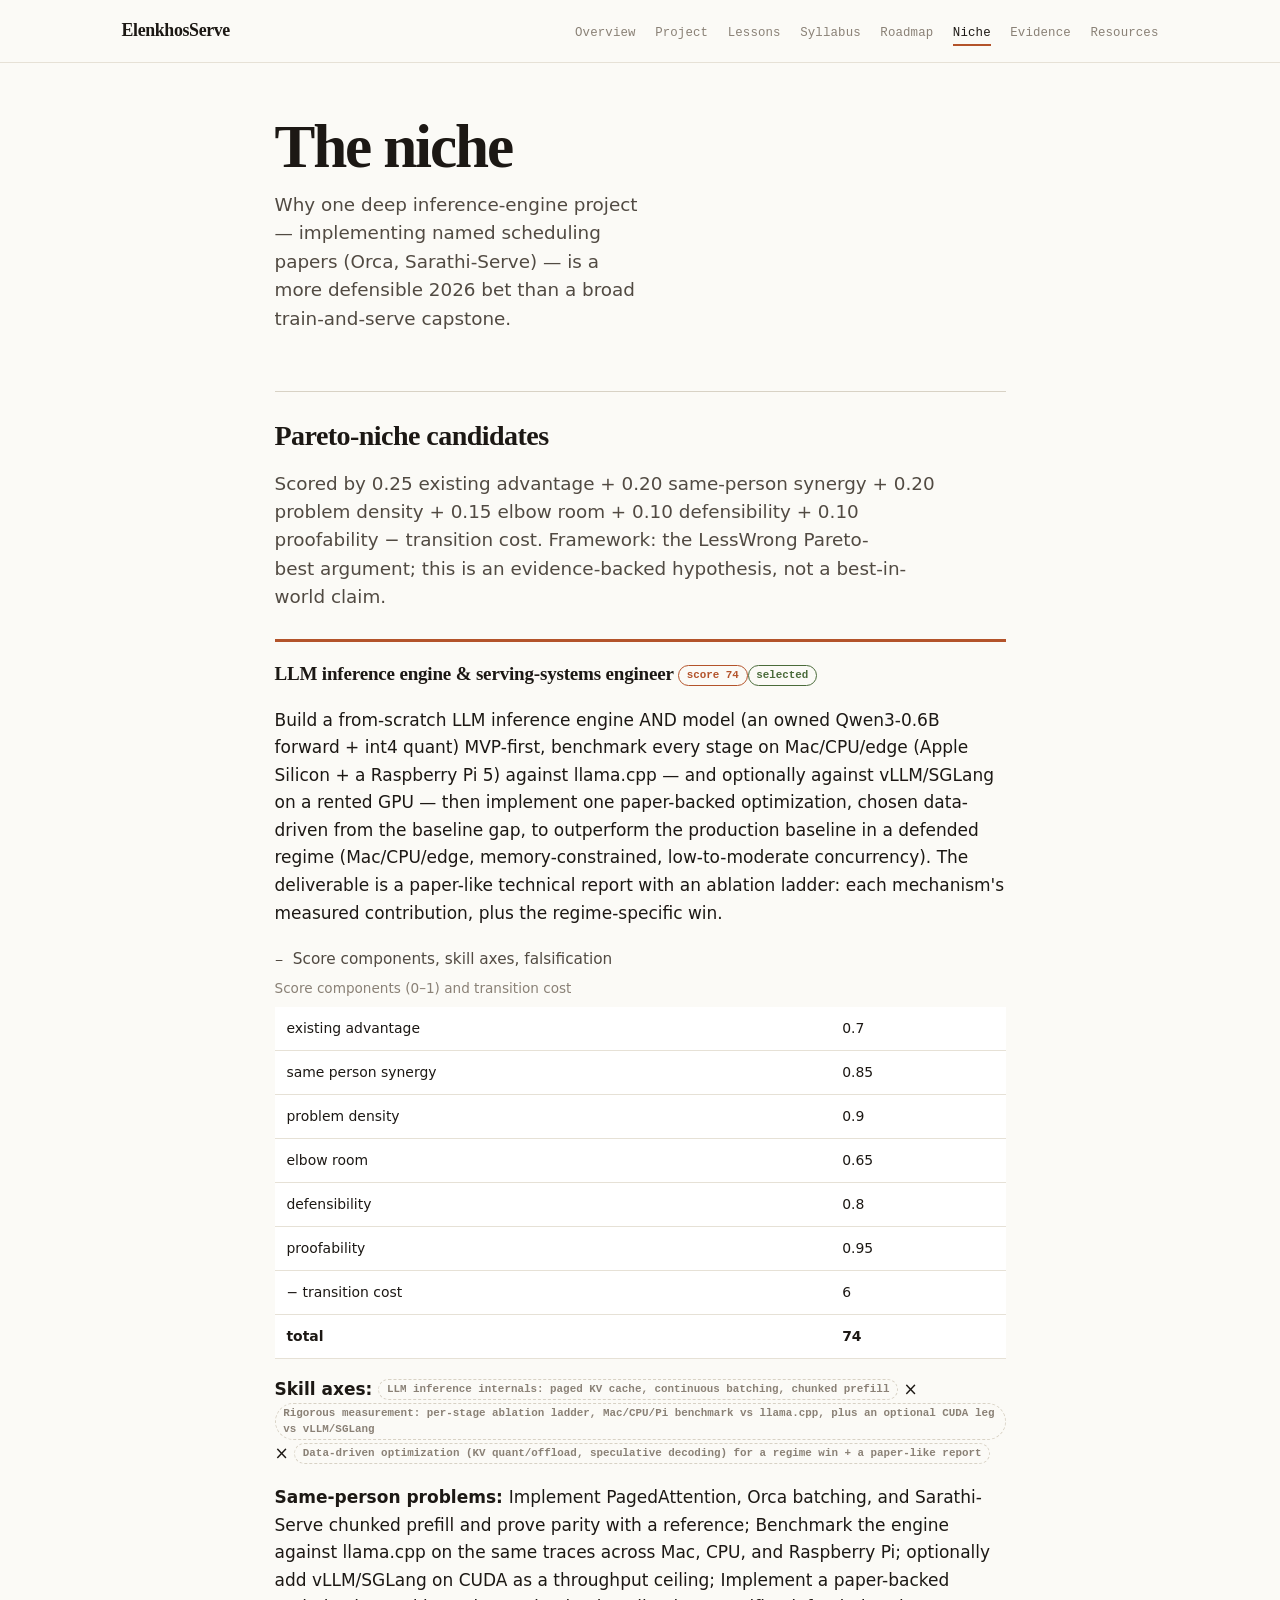
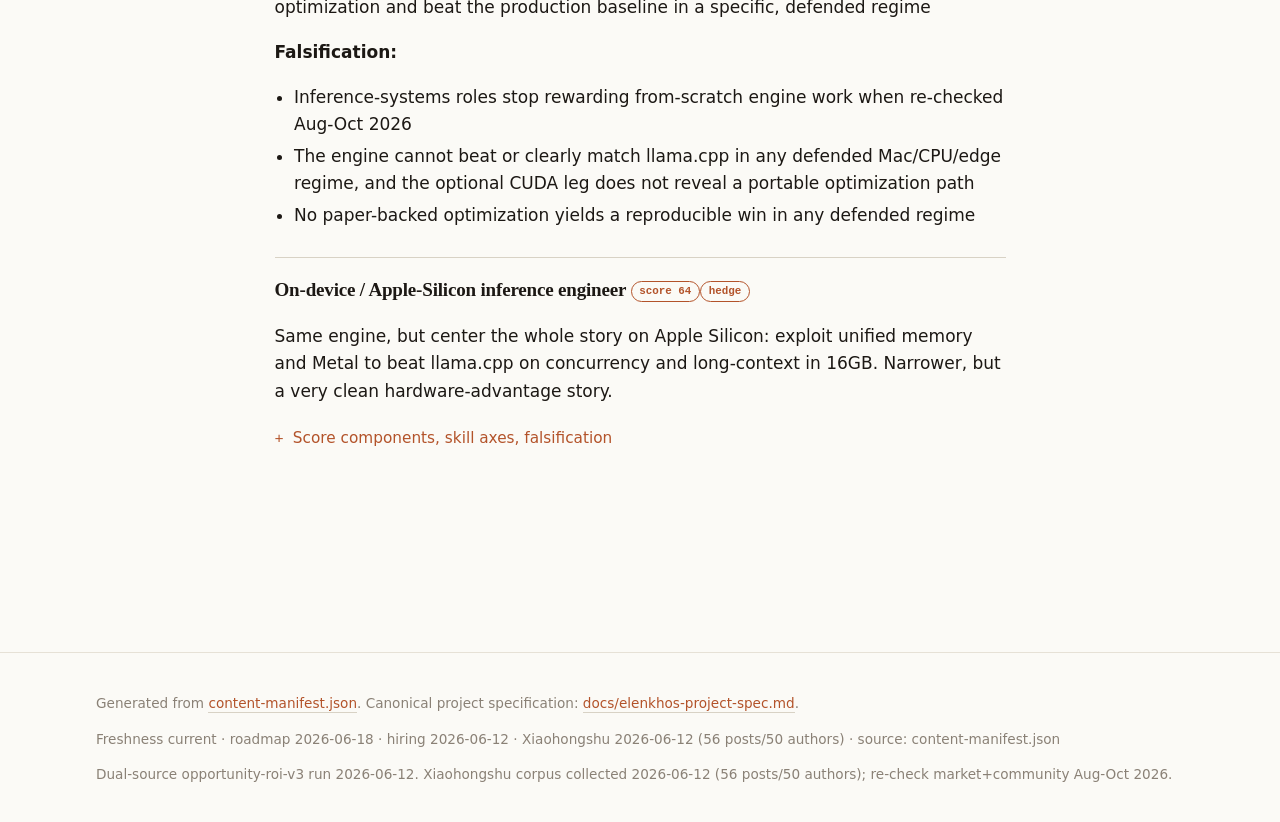
<file: pages/niche.html>
<!DOCTYPE html>
<html lang="en"><head>
<meta charset="utf-8"><meta name="viewport" content="width=device-width, initial-scale=1">
<link rel="icon" href="data:,">
<title>The niche · ElenkhosServe</title><meta name="description" content="Why one deep, from-scratch inference scheduler — implementing named papers (Orca, Sarathi-Serve) — beats a broad capstone or grinding vLLM from zero.">
<link rel="stylesheet" href="../styles.css?v=20260618b"></head>
<body data-page="niche">
<a class="skip-link" href="#main">Skip to content</a>
<header class="site-header"><div class="header-inner">
<a class="site-title" href="../index.html">ElenkhosServe</a>
<nav class="site-nav" aria-label="Site"><ul>
<li><a href="../index.html">Overview</a></li>
<li><a href="../pages/projects.html">Project</a></li>
<li><a href="../pages/lessons.html">Lessons</a></li>
<li><a href="../pages/syllabus.html">Syllabus</a></li>
<li><a href="../pages/roadmap.html">Roadmap</a></li>
<li><a href="../pages/niche.html" aria-current="page">Niche</a></li>
<li><a href="../pages/evidence.html">Evidence</a></li>
<li><a href="../pages/resources.html">Resources</a></li>
</ul></nav></div></header>
<main id="main" data-canonical-id="page-niche">
<h1>The niche</h1><p class="lede">Why one deep inference-engine project — implementing named scheduling papers (Orca, Sarathi-Serve) — is a more defensible 2026 bet than a broad train-and-serve capstone.</p>
<noscript><p>This site renders from <a href="../content-manifest.json">content-manifest.json</a>. Enable JavaScript or read the canonical data files.</p></noscript>
</main>
<footer class="site-footer"><div class="inner">
<p>Generated from <a href="../content-manifest.json">content-manifest.json</a>. Canonical project specification: <a href="../docs/elenkhos-project-spec.md">docs/elenkhos-project-spec.md</a>.</p>
</div></footer>
<script src="../manifest-data.js?v=20260618b"></script><script src="../signals-data.js?v=20260618b"></script><script src="../app.js?v=20260618b"></script>
</body></html>
</file>
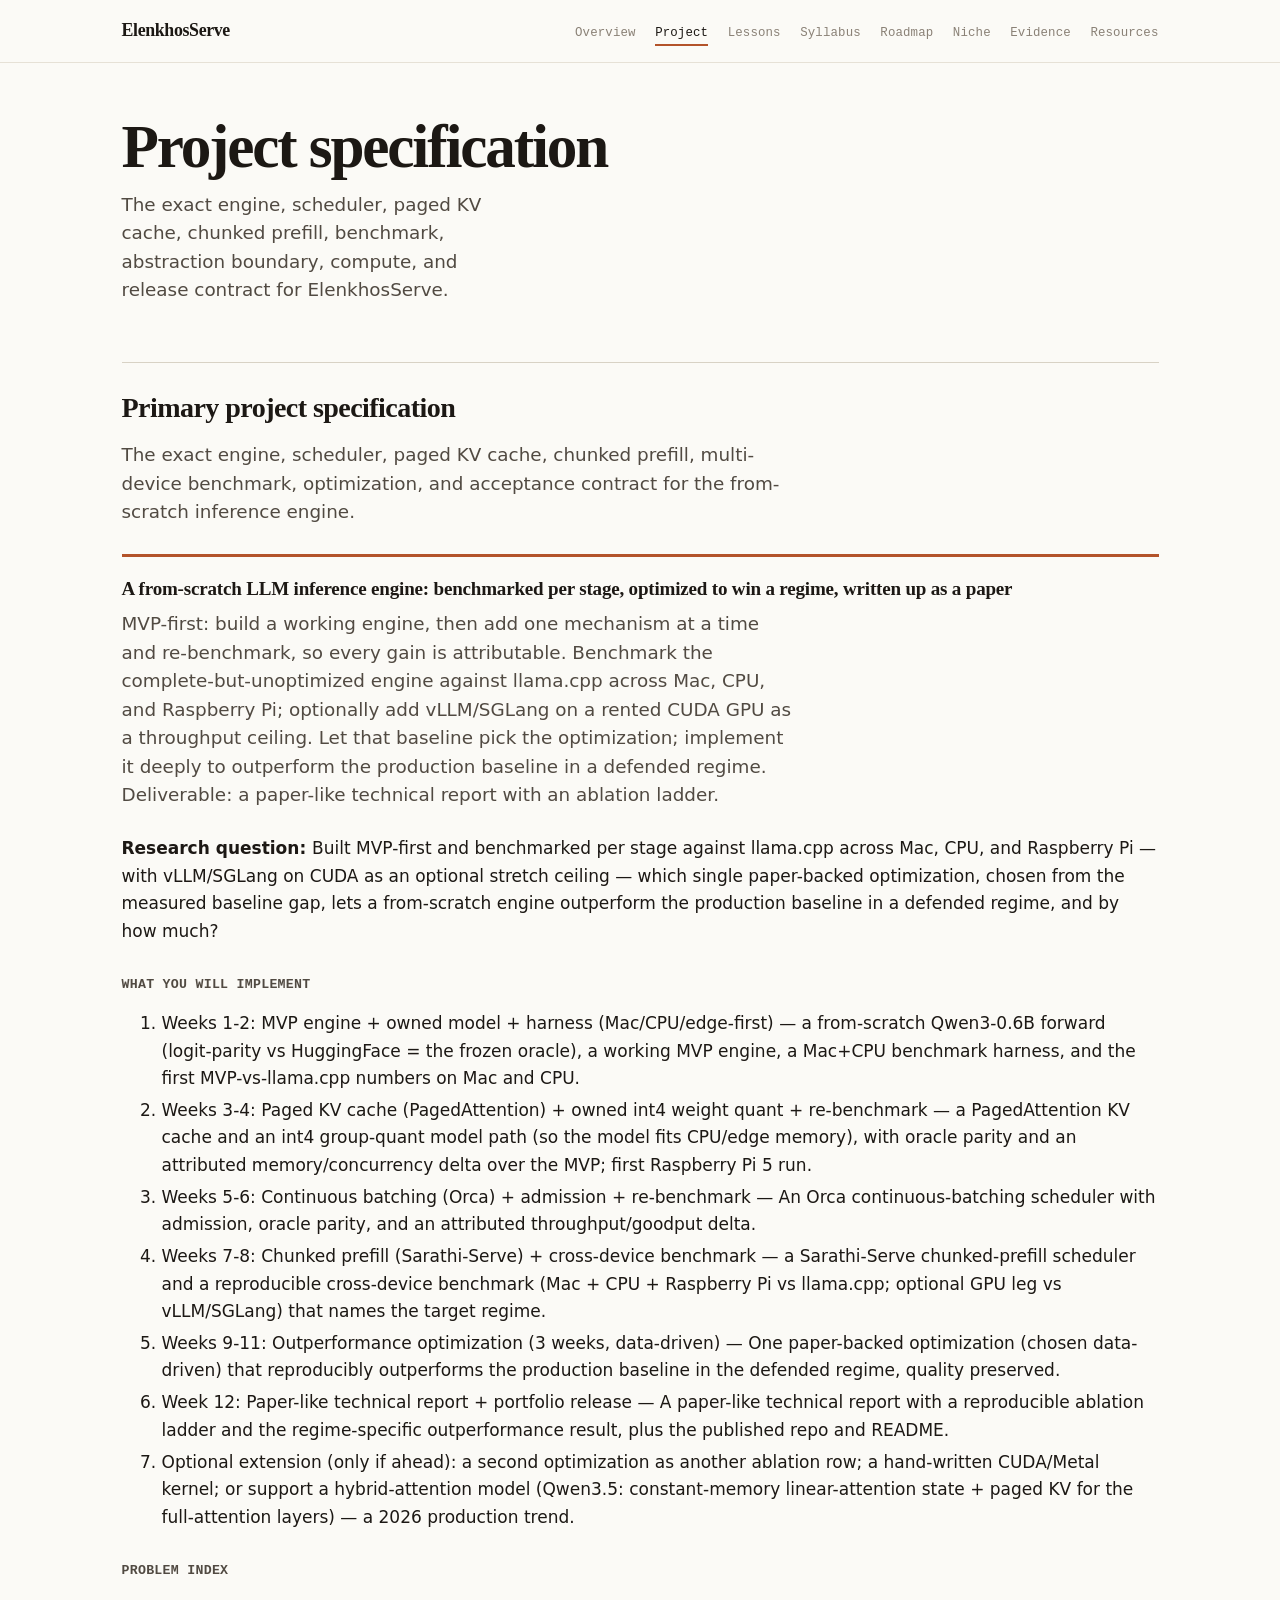
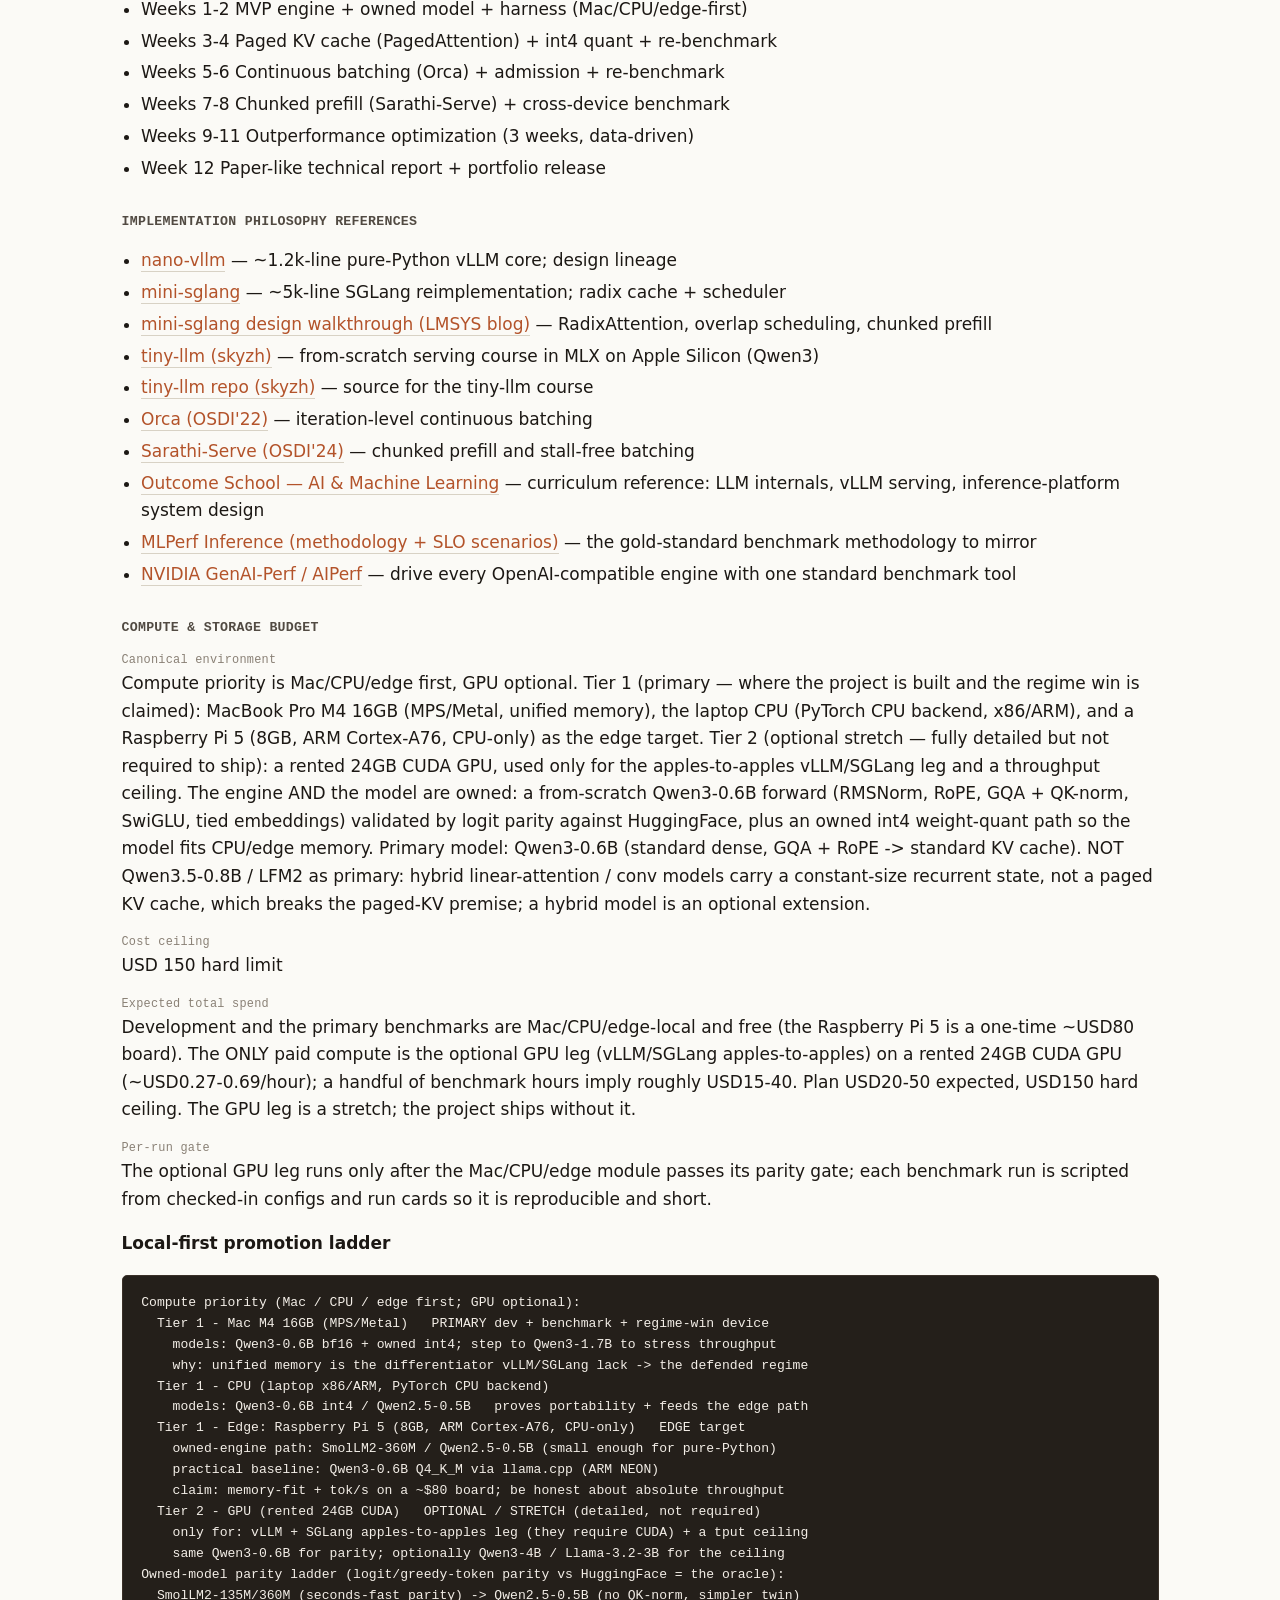
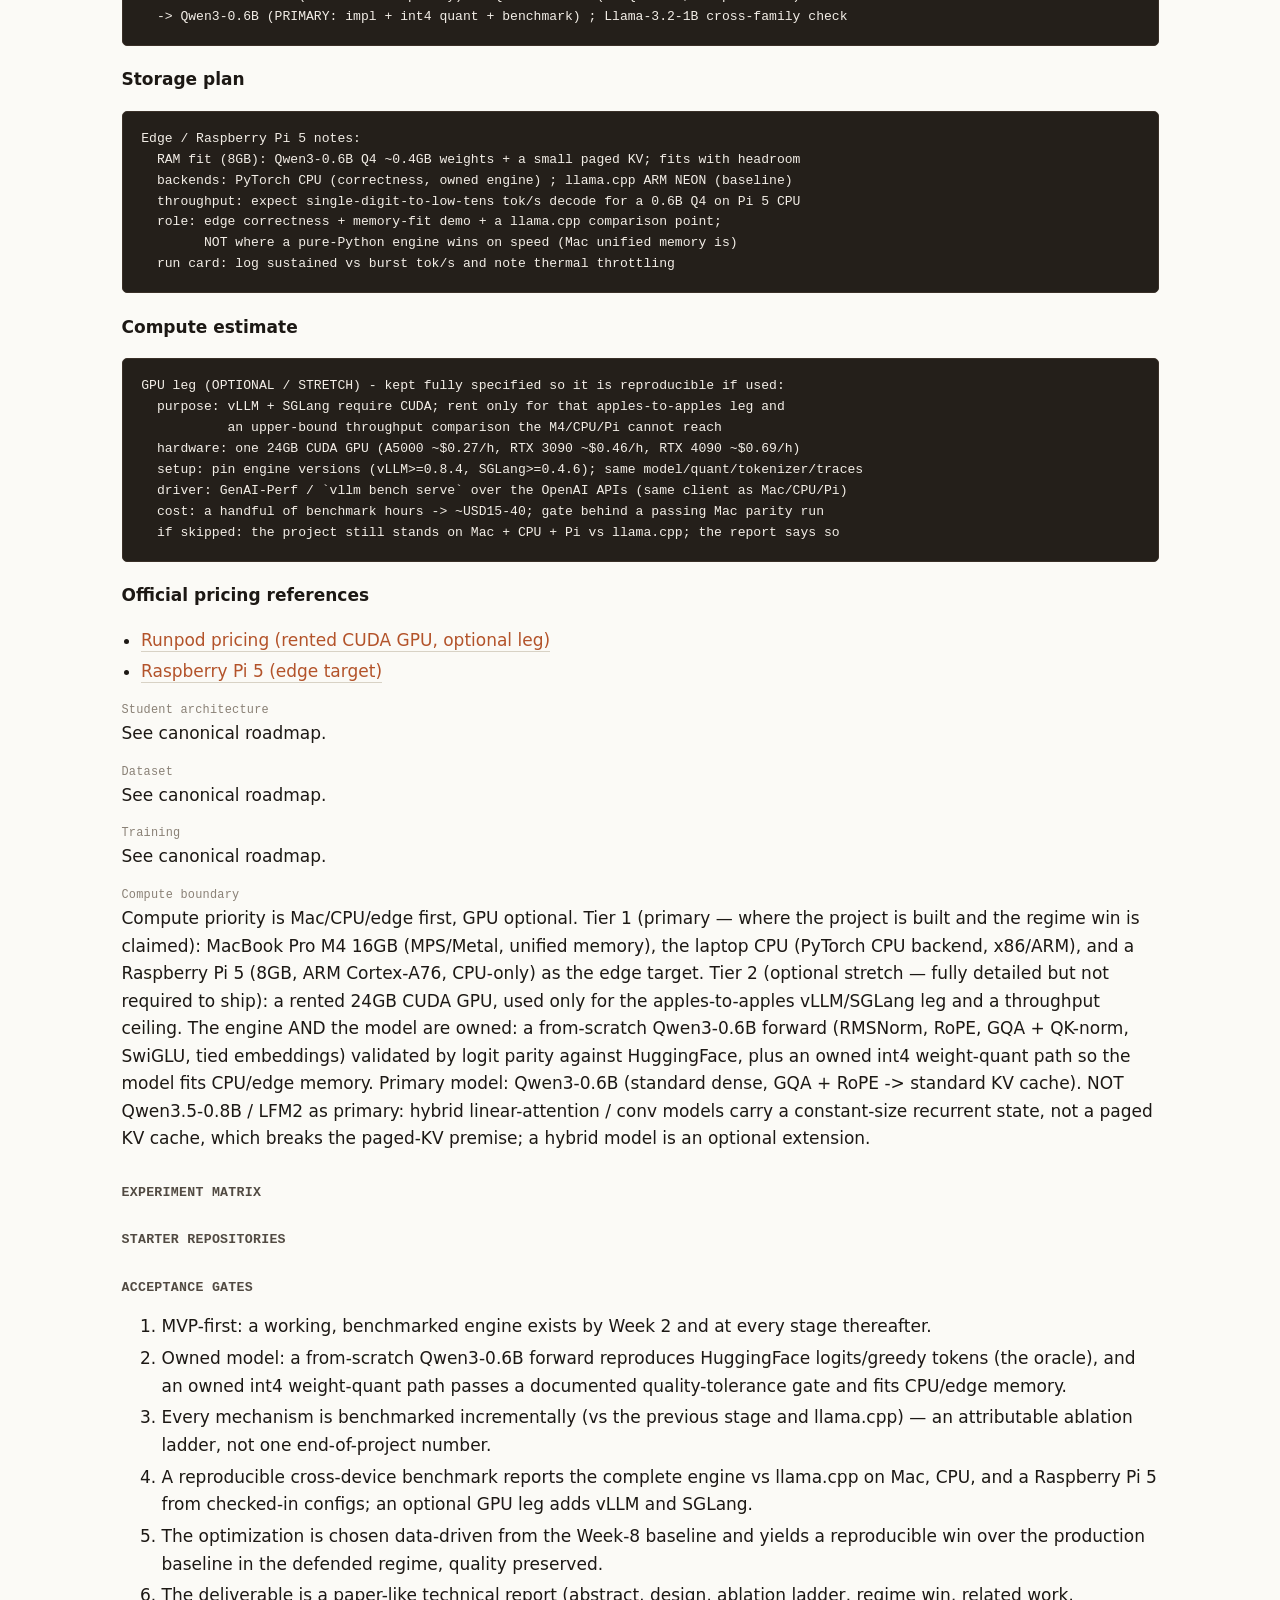
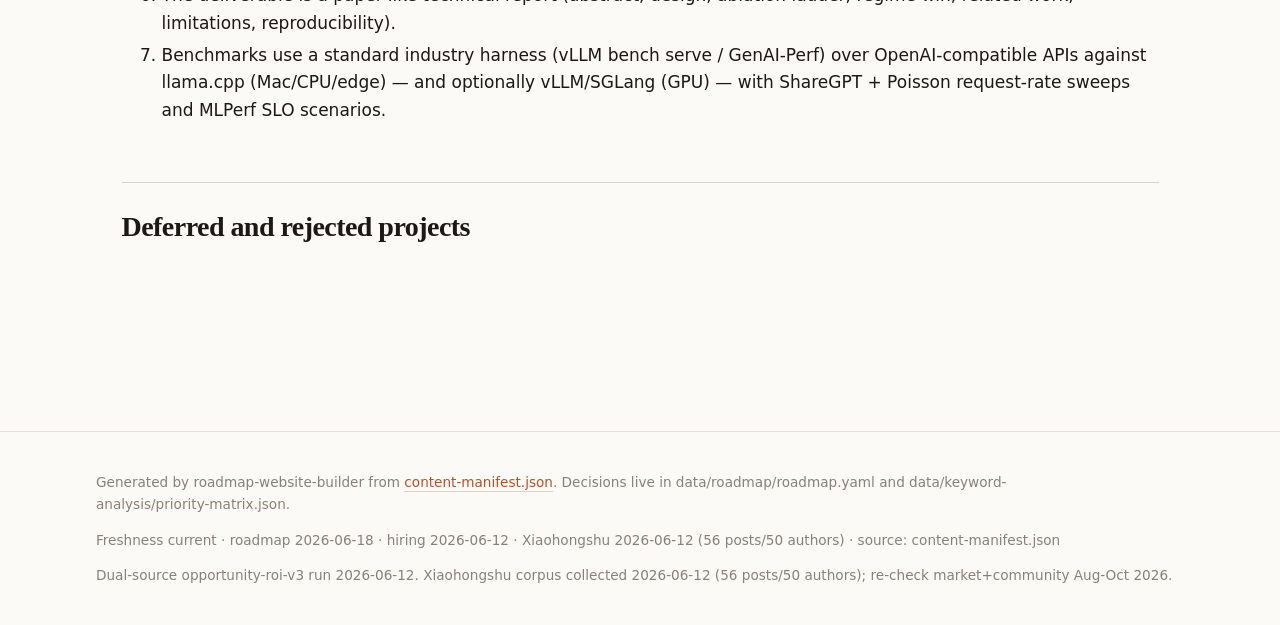
<file: pages/projects.html>
<!DOCTYPE html>
<html lang="en">
<head>
<meta charset="utf-8">
<meta name="viewport" content="width=device-width, initial-scale=1">
<title>Project specification · ElenkhosServe</title>
<meta name="description" content="Exact engine, scheduler, paged KV cache, chunked prefill, benchmark, and acceptance contract for ElenkhosServe.">
<link rel="stylesheet" href="../styles.css?v=20260618b">
</head>
<body data-page="projects">
<a class="skip-link" href="#main">Skip to content</a>
<header class="site-header">
  <div class="header-inner">
    <a class="site-title" href="../index.html">ElenkhosServe</a>
    <nav class="site-nav" aria-label="Site">
      <ul>
        <li><a href="../index.html">Overview</a></li>
        <li><a href="../pages/projects.html" aria-current="page">Project</a></li>
        <li><a href="../pages/lessons.html">Lessons</a></li>
        <li><a href="../pages/syllabus.html">Syllabus</a></li>
        <li><a href="../pages/roadmap.html">Roadmap</a></li>
        <li><a href="../pages/niche.html">Niche</a></li>
        <li><a href="../pages/evidence.html">Evidence</a></li>
        <li><a href="../pages/resources.html">Resources</a></li>
      </ul>
    </nav>
  </div>
</header>
<main id="main" data-canonical-id="page-projects">
  <h1>Project specification</h1>
  <p class="lede">The exact engine, scheduler, paged KV cache, chunked prefill, benchmark, abstraction boundary, compute, and release contract for ElenkhosServe.</p>
  <noscript><p>This site renders from <a href="../content-manifest.json">content-manifest.json</a>. Enable JavaScript, or read the canonical data files directly.</p></noscript>
</main>
<footer class="site-footer">
  <div class="inner">
    <p>Generated by roadmap-website-builder from <a href="../content-manifest.json">content-manifest.json</a>. Decisions live in data/roadmap/roadmap.yaml and data/keyword-analysis/priority-matrix.json.</p>
  </div>
</footer>
<script src="../manifest-data.js?v=20260618b"></script>
<script src="../signals-data.js?v=20260618b"></script>
<script src="../syllabus-data.js"></script>
<script src="../app.js?v=20260618b"></script>
</body>
</html>
</file>
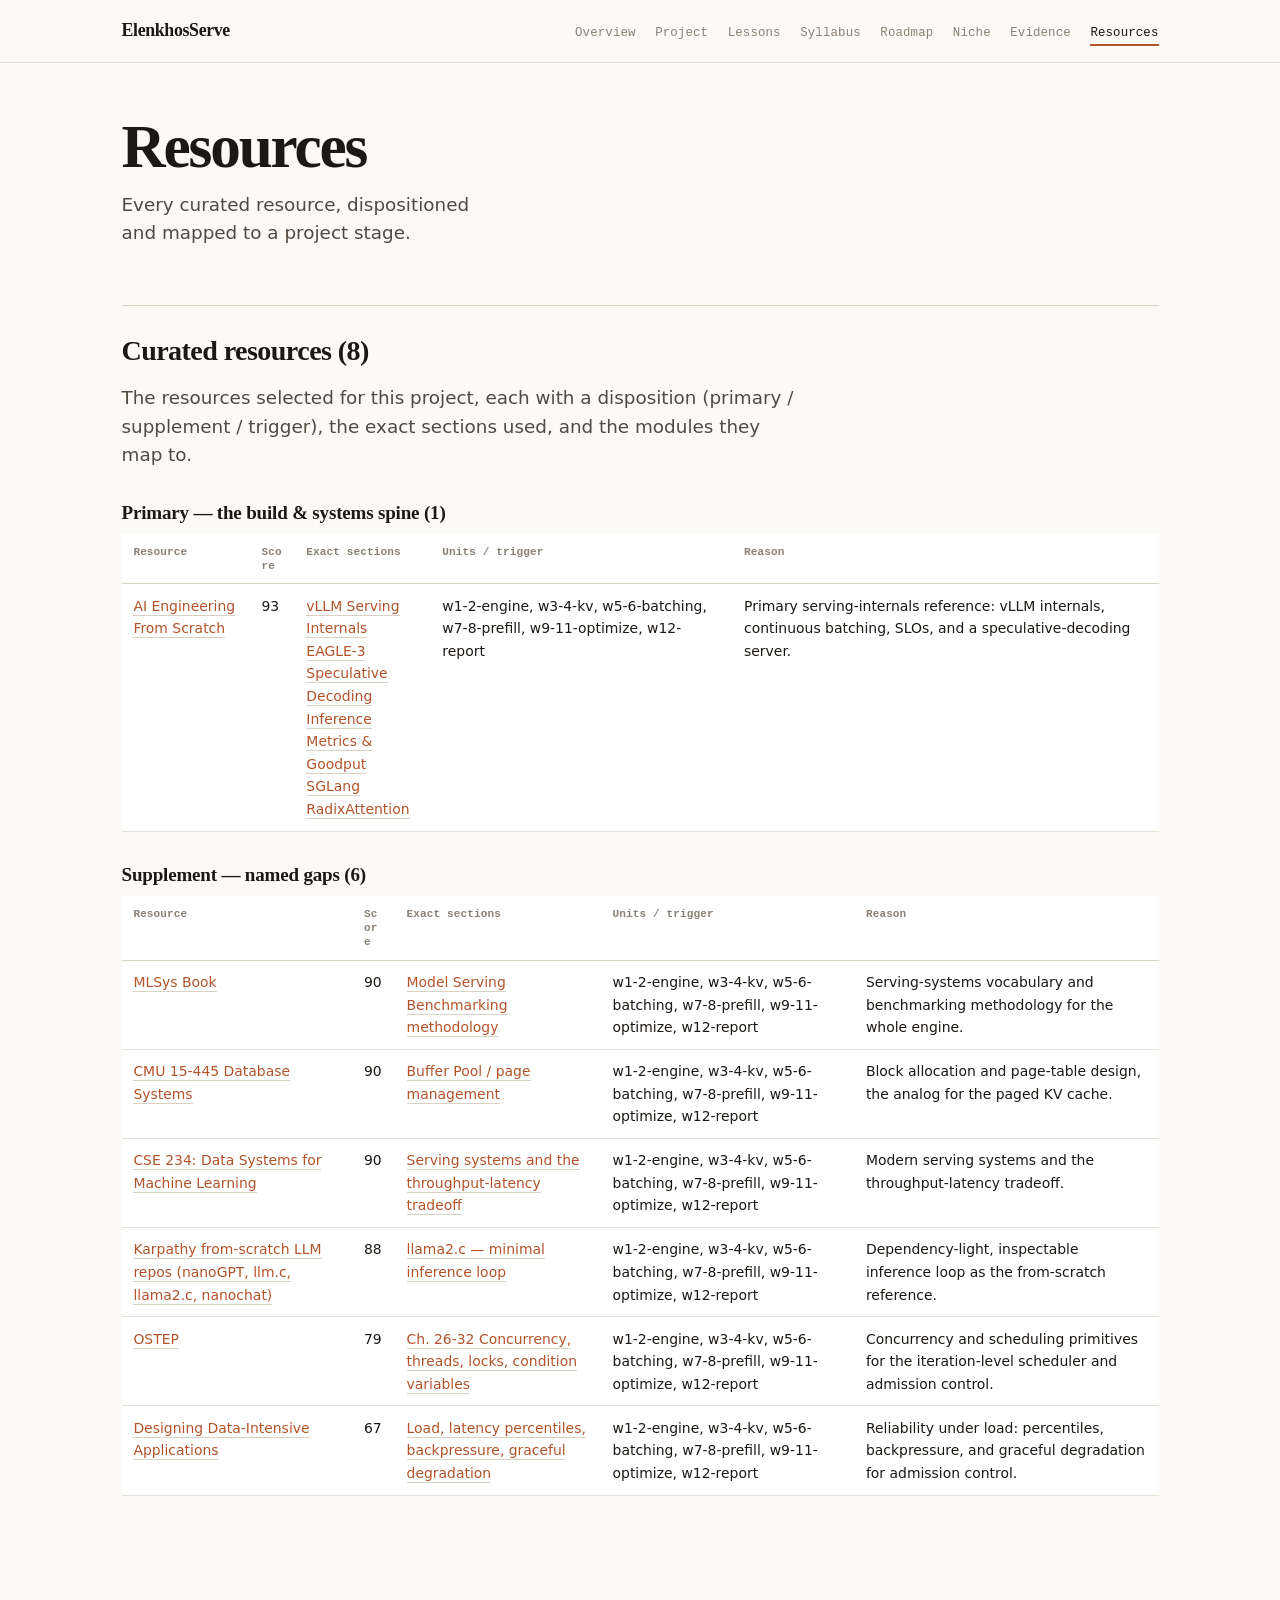
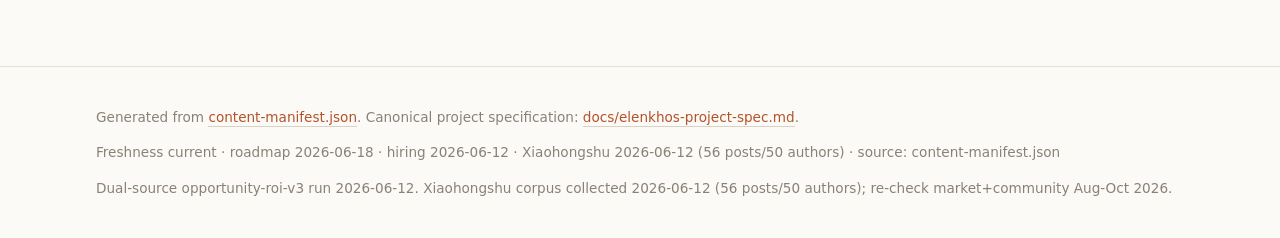
<file: pages/resources.html>
<!DOCTYPE html>
<html lang="en"><head>
<meta charset="utf-8"><meta name="viewport" content="width=device-width, initial-scale=1">
<link rel="icon" href="data:,">
<title>Resources · ElenkhosServe</title><meta name="description" content="Every curated resource, dispositioned and mapped to a project stage.">
<link rel="stylesheet" href="../styles.css?v=20260618b"></head>
<body data-page="resources">
<a class="skip-link" href="#main">Skip to content</a>
<header class="site-header"><div class="header-inner">
<a class="site-title" href="../index.html">ElenkhosServe</a>
<nav class="site-nav" aria-label="Site"><ul>
<li><a href="../index.html">Overview</a></li>
<li><a href="../pages/projects.html">Project</a></li>
<li><a href="../pages/lessons.html">Lessons</a></li>
<li><a href="../pages/syllabus.html">Syllabus</a></li>
<li><a href="../pages/roadmap.html">Roadmap</a></li>
<li><a href="../pages/niche.html">Niche</a></li>
<li><a href="../pages/evidence.html">Evidence</a></li>
<li><a href="../pages/resources.html" aria-current="page">Resources</a></li>
</ul></nav></div></header>
<main id="main" data-canonical-id="page-resources">
<h1>Resources</h1><p class="lede">Every curated resource, dispositioned and mapped to a project stage.</p>
<noscript><p>This site renders from <a href="../content-manifest.json">content-manifest.json</a>. Enable JavaScript or read the canonical data files.</p></noscript>
</main>
<footer class="site-footer"><div class="inner">
<p>Generated from <a href="../content-manifest.json">content-manifest.json</a>. Canonical project specification: <a href="../docs/elenkhos-project-spec.md">docs/elenkhos-project-spec.md</a>.</p>
</div></footer>
<script src="../manifest-data.js?v=20260618b"></script><script src="../signals-data.js?v=20260618b"></script><script src="../app.js?v=20260618b"></script>
</body></html>
</file>
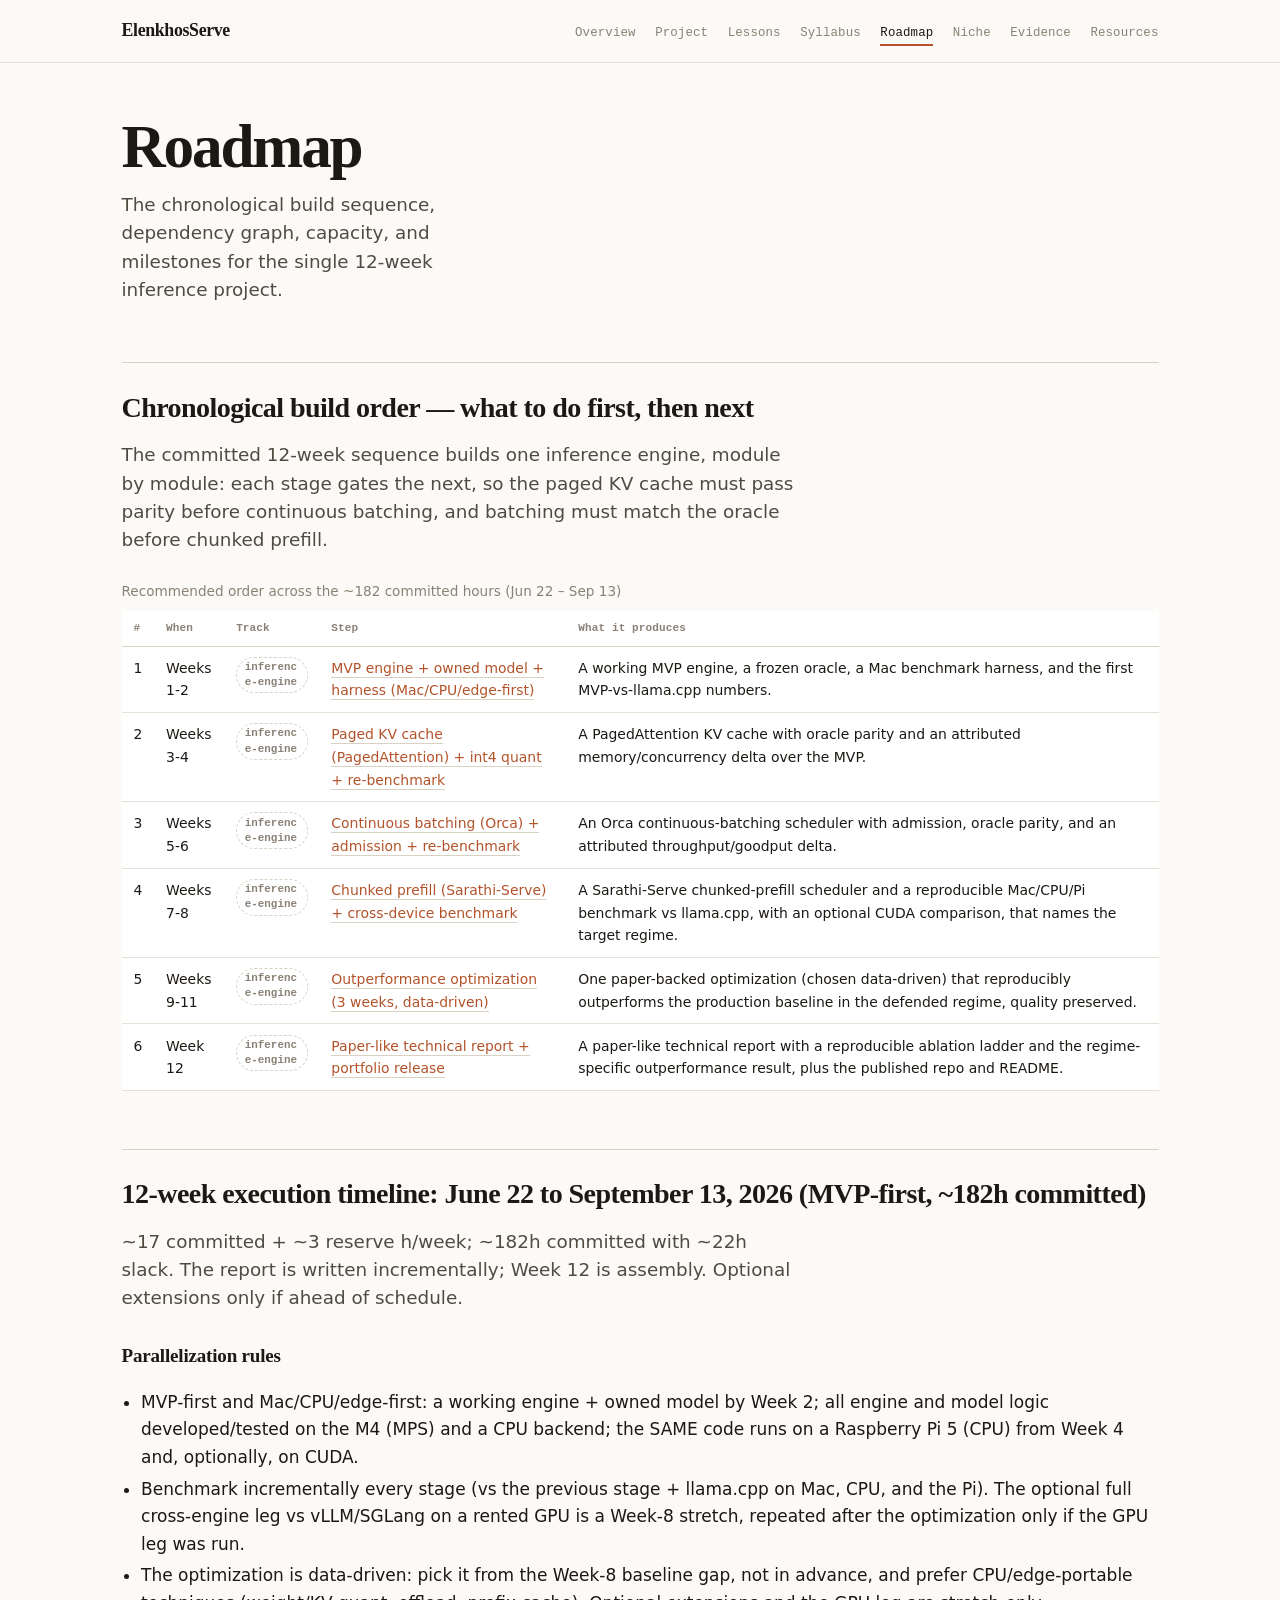
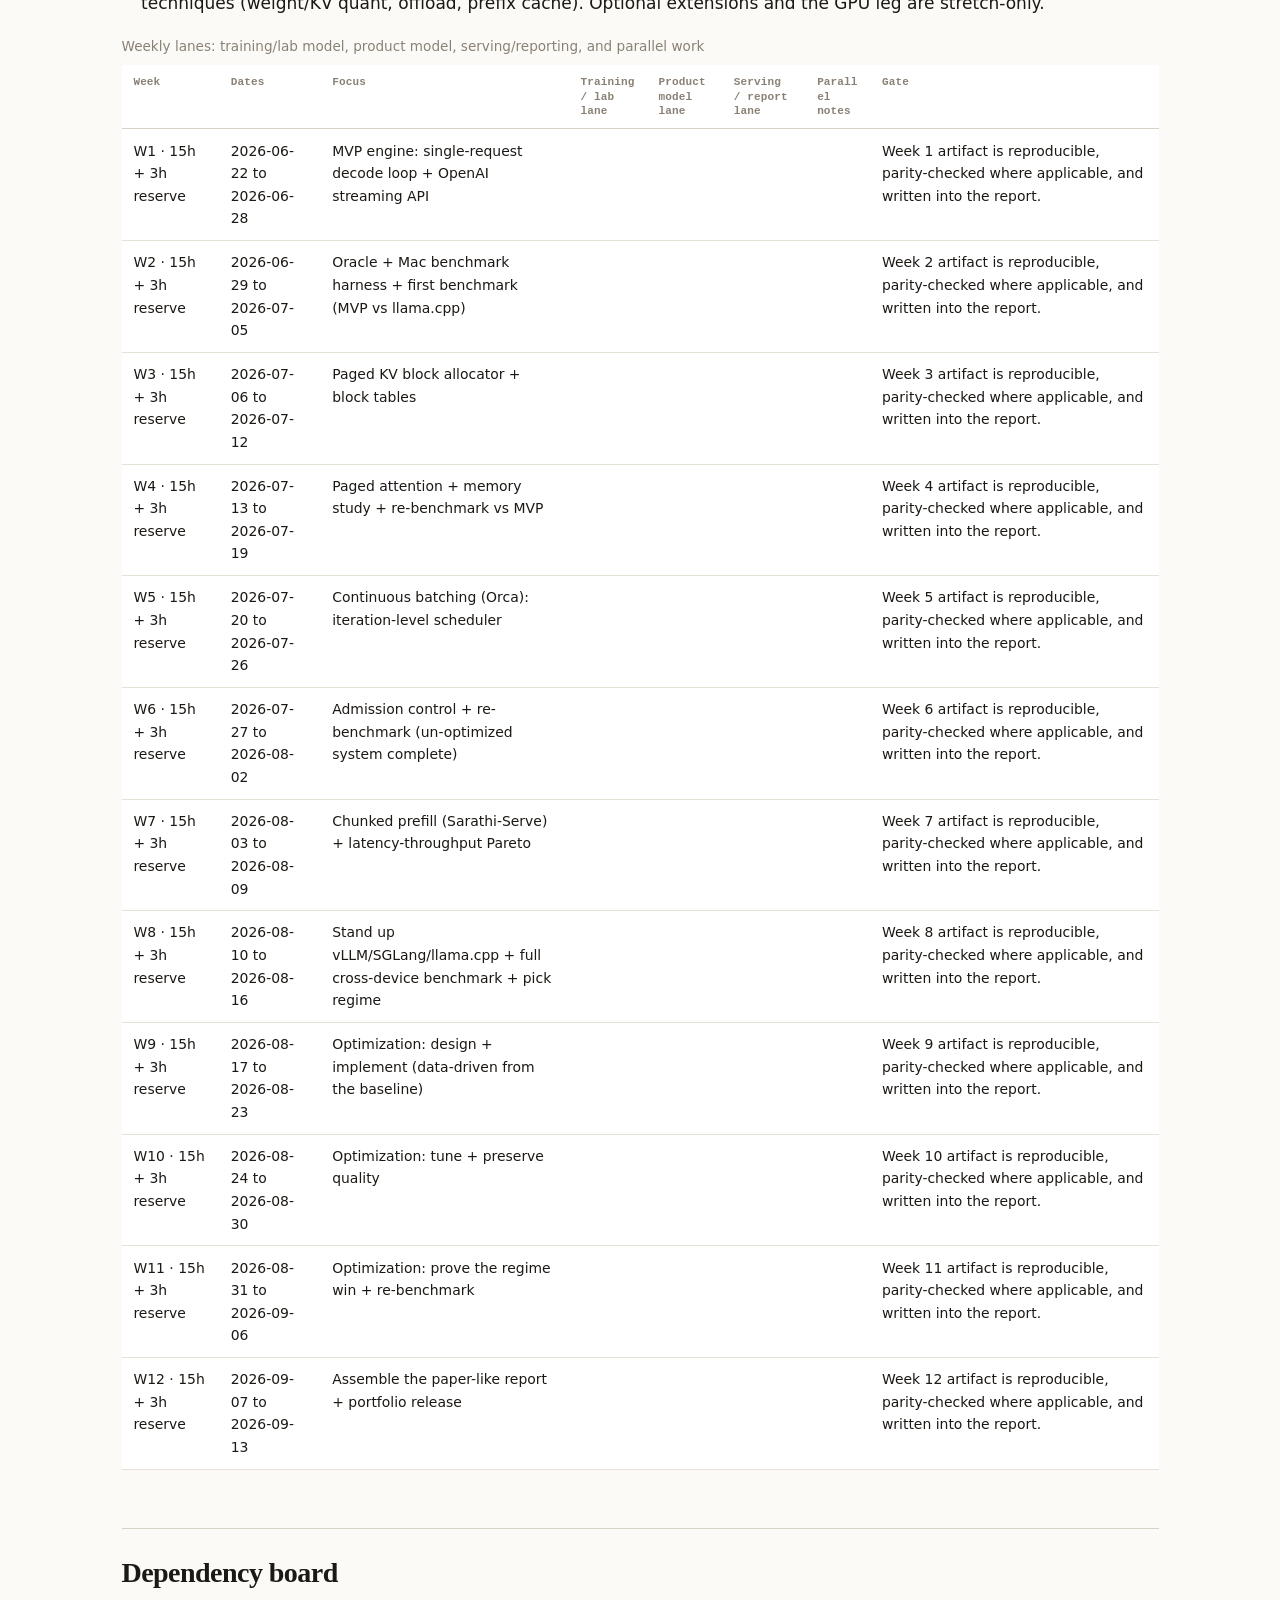
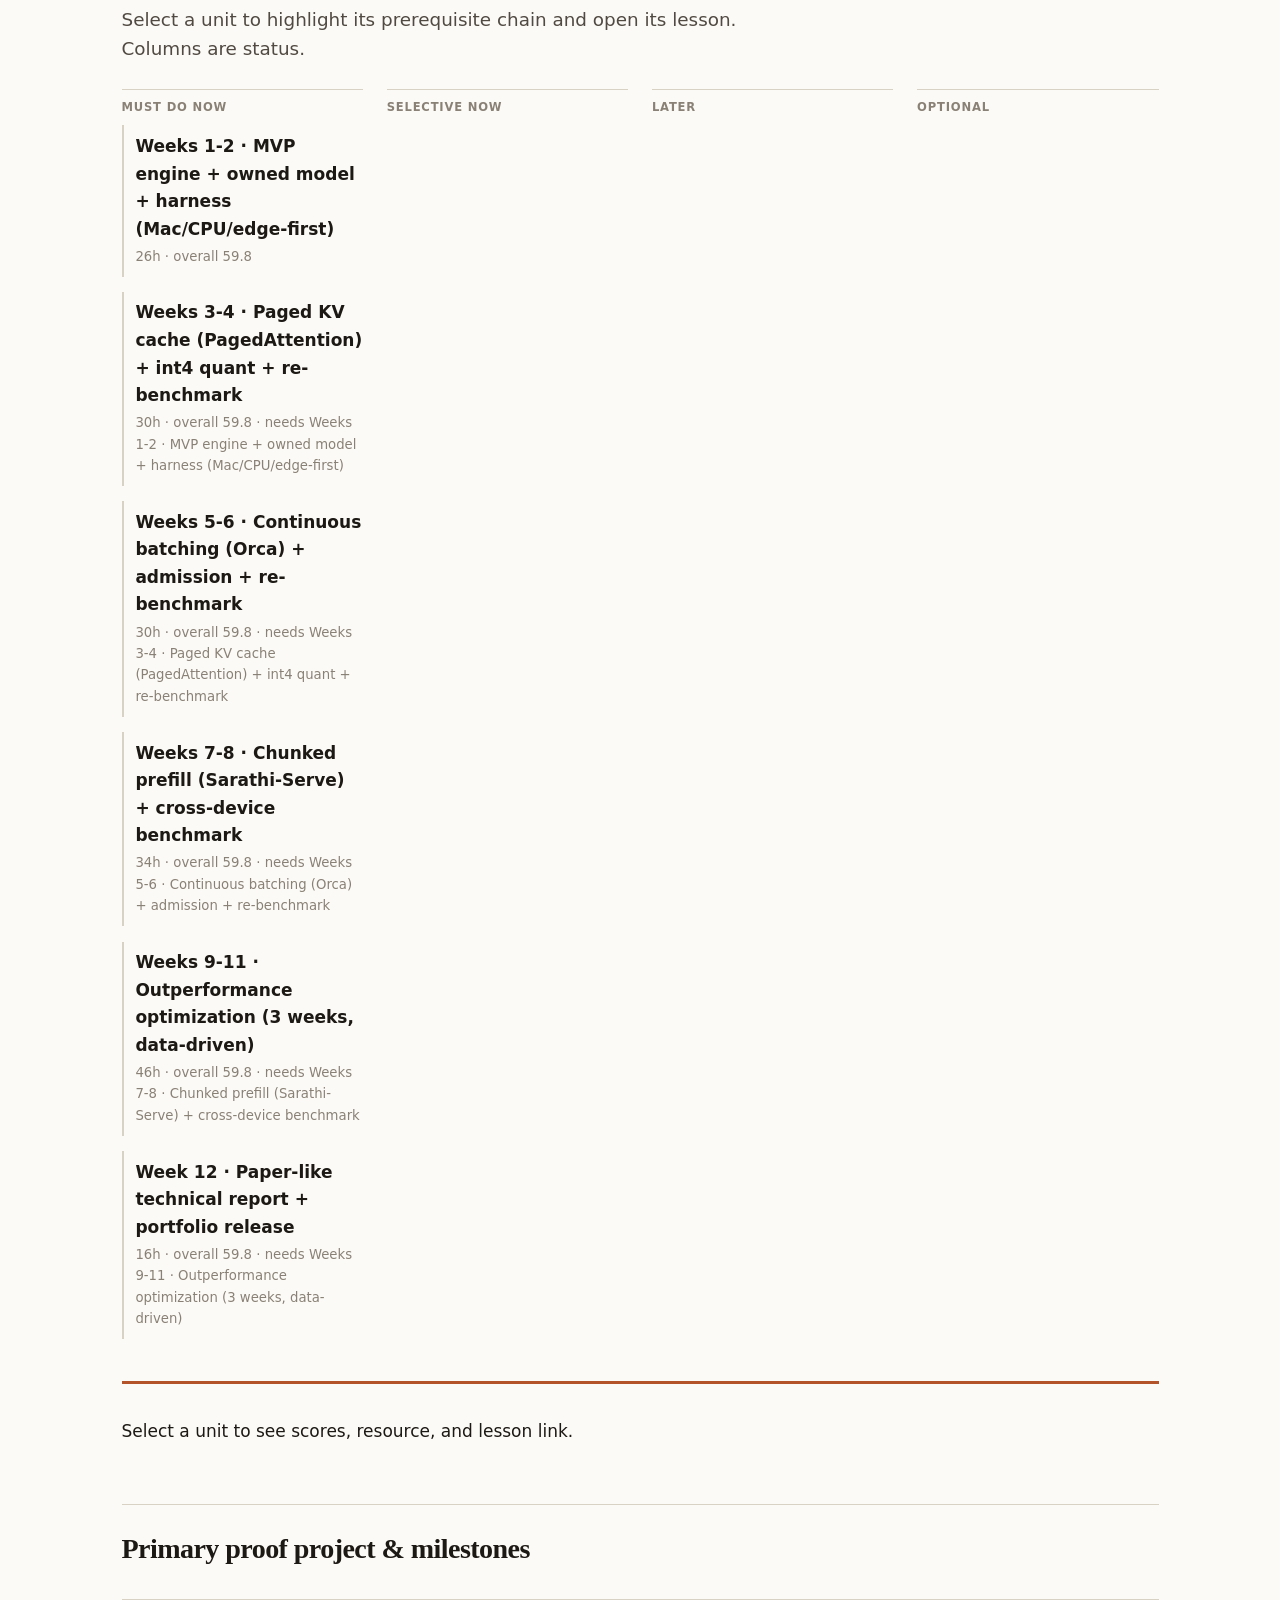
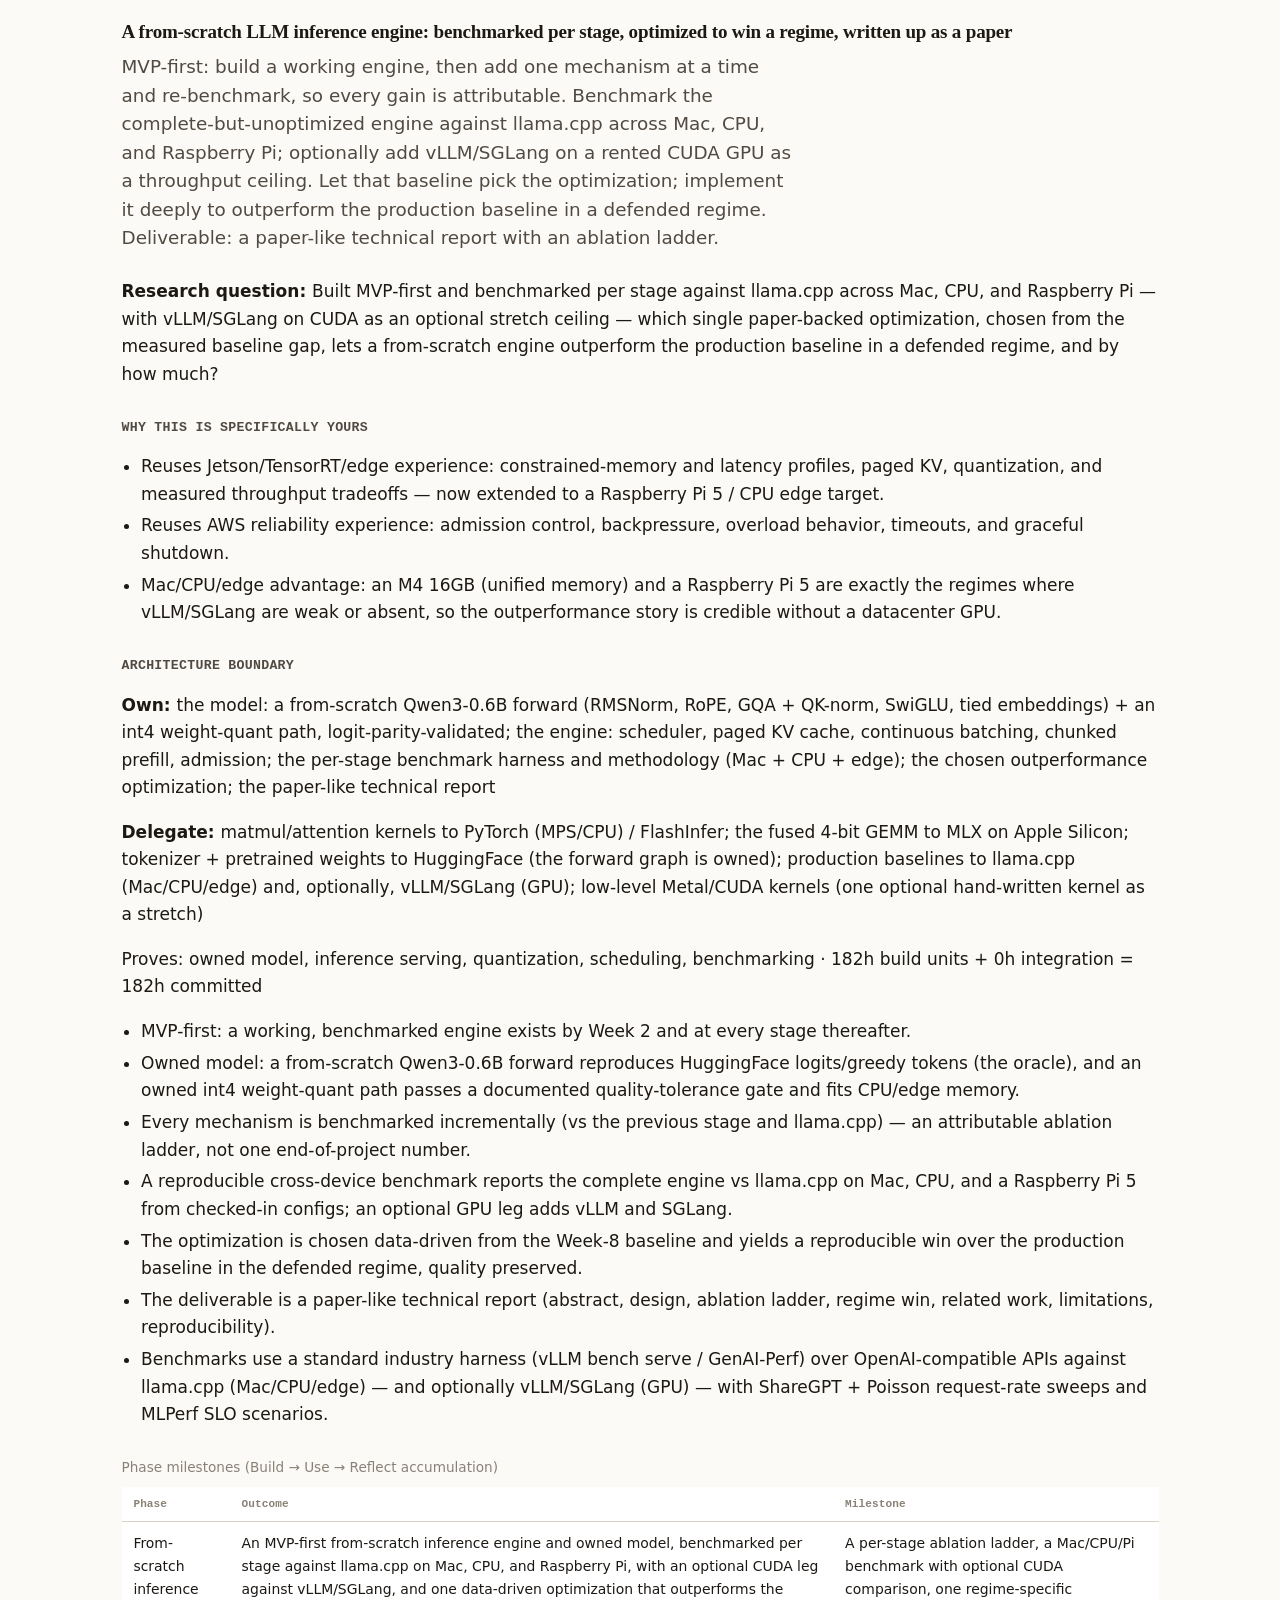
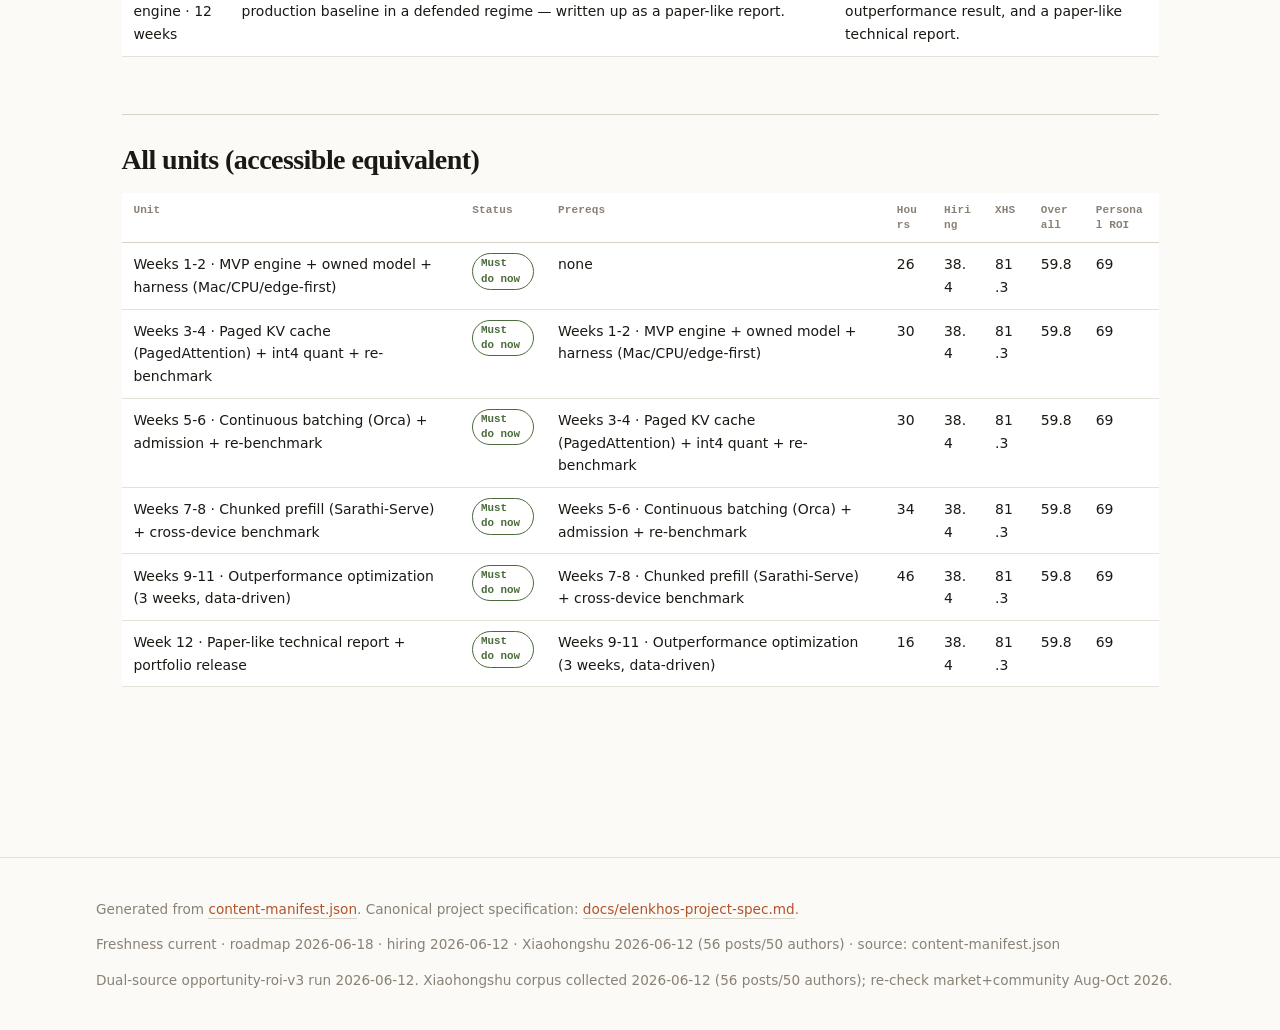
<file: pages/roadmap.html>
<!DOCTYPE html>
<html lang="en"><head>
<meta charset="utf-8"><meta name="viewport" content="width=device-width, initial-scale=1">
<link rel="icon" href="data:,">
<title>Roadmap · ElenkhosServe</title><meta name="description" content="Build-stage dependencies, the 12-week inference project, and milestones.">
<link rel="stylesheet" href="../styles.css?v=20260618b"></head>
<body data-page="roadmap">
<a class="skip-link" href="#main">Skip to content</a>
<header class="site-header"><div class="header-inner">
<a class="site-title" href="../index.html">ElenkhosServe</a>
<nav class="site-nav" aria-label="Site"><ul>
<li><a href="../index.html">Overview</a></li>
<li><a href="../pages/projects.html">Project</a></li>
<li><a href="../pages/lessons.html">Lessons</a></li>
<li><a href="../pages/syllabus.html">Syllabus</a></li>
<li><a href="../pages/roadmap.html" aria-current="page">Roadmap</a></li>
<li><a href="../pages/niche.html">Niche</a></li>
<li><a href="../pages/evidence.html">Evidence</a></li>
<li><a href="../pages/resources.html">Resources</a></li>
</ul></nav></div></header>
<main id="main" data-canonical-id="page-roadmap">
<h1>Roadmap</h1><p class="lede">The chronological build sequence, dependency graph, capacity, and milestones for the single 12-week inference project.</p>
<noscript><p>This site renders from <a href="../content-manifest.json">content-manifest.json</a>. Enable JavaScript or read the canonical data files.</p></noscript>
</main>
<footer class="site-footer"><div class="inner">
<p>Generated from <a href="../content-manifest.json">content-manifest.json</a>. Canonical project specification: <a href="../docs/elenkhos-project-spec.md">docs/elenkhos-project-spec.md</a>.</p>
</div></footer>
<script src="../manifest-data.js?v=20260618b"></script><script src="../signals-data.js?v=20260618b"></script><script src="../app.js?v=20260618b"></script>
</body></html>
</file>
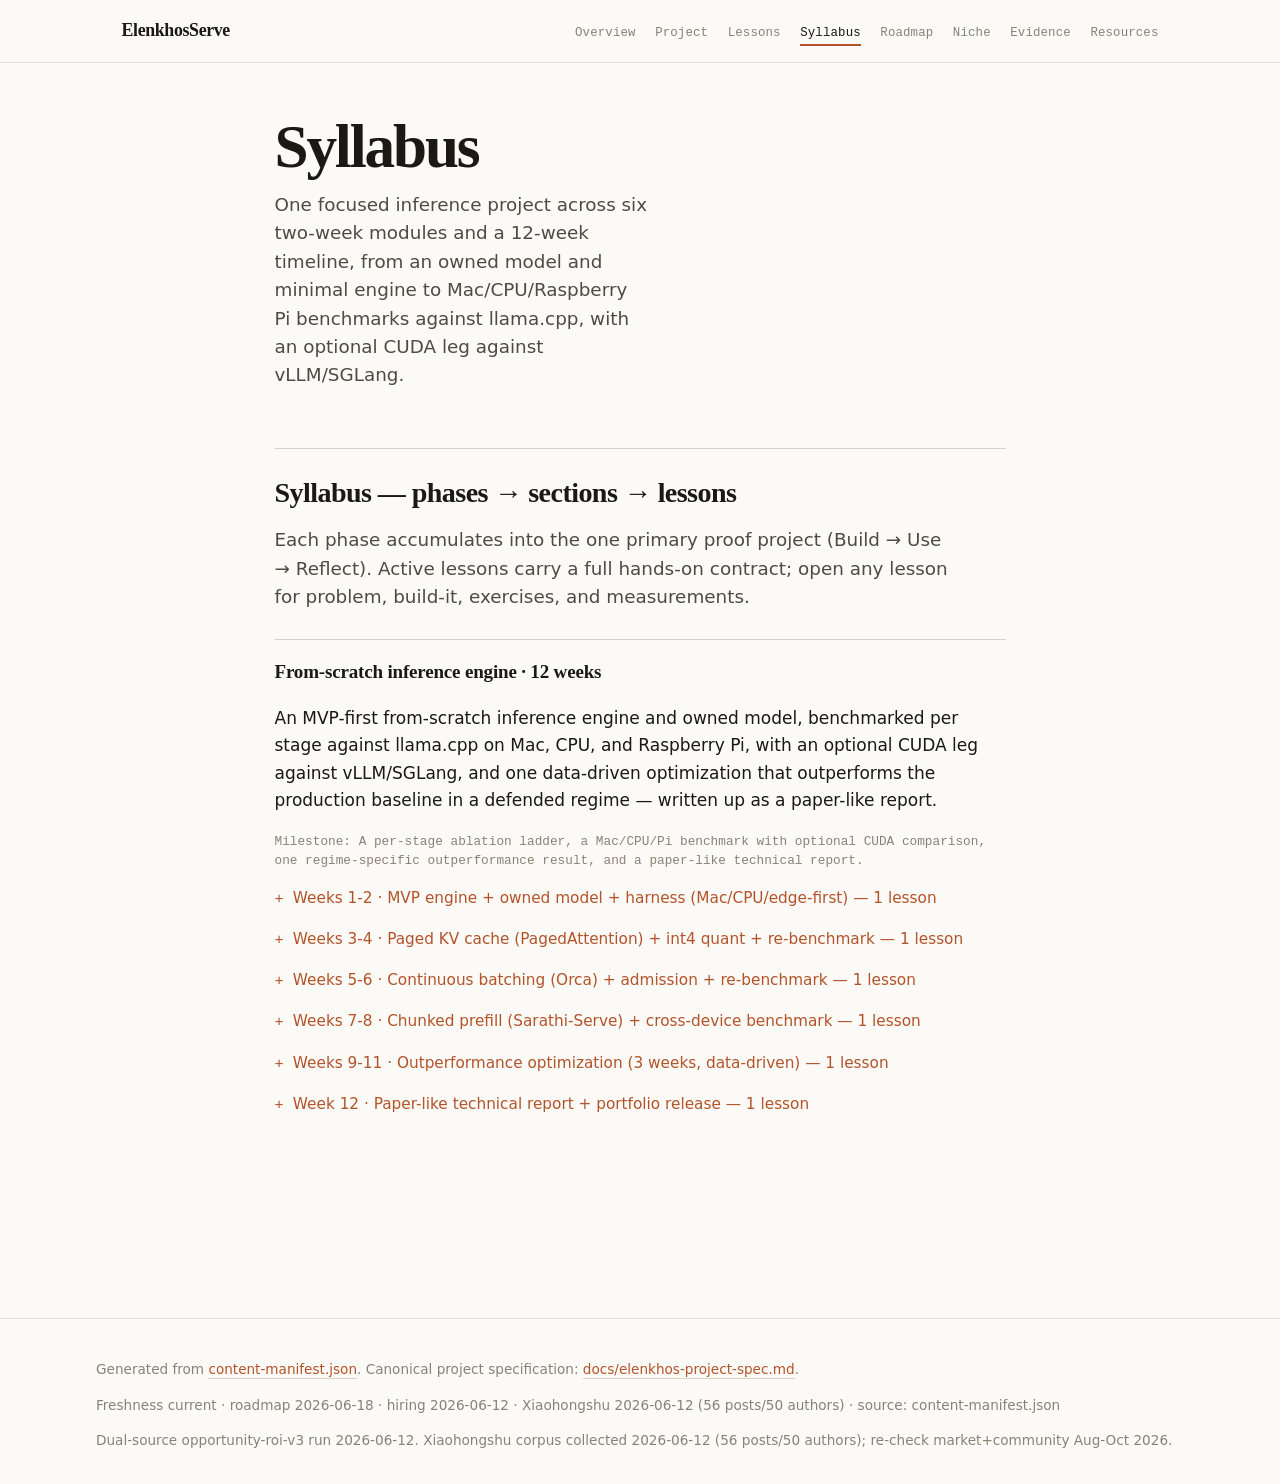
<file: pages/syllabus.html>
<!DOCTYPE html>
<html lang="en"><head>
<meta charset="utf-8"><meta name="viewport" content="width=device-width, initial-scale=1">
<link rel="icon" href="data:,">
<title>Syllabus · ElenkhosServe</title><meta name="description" content="One inference-engine project, six two-week modules, twelve weeks.">
<link rel="stylesheet" href="../styles.css?v=20260618b"></head>
<body data-page="syllabus">
<a class="skip-link" href="#main">Skip to content</a>
<header class="site-header"><div class="header-inner">
<a class="site-title" href="../index.html">ElenkhosServe</a>
<nav class="site-nav" aria-label="Site"><ul>
<li><a href="../index.html">Overview</a></li>
<li><a href="../pages/projects.html">Project</a></li>
<li><a href="../pages/lessons.html">Lessons</a></li>
<li><a href="../pages/syllabus.html" aria-current="page">Syllabus</a></li>
<li><a href="../pages/roadmap.html">Roadmap</a></li>
<li><a href="../pages/niche.html">Niche</a></li>
<li><a href="../pages/evidence.html">Evidence</a></li>
<li><a href="../pages/resources.html">Resources</a></li>
</ul></nav></div></header>
<main id="main" data-canonical-id="page-syllabus">
<h1>Syllabus</h1><p class="lede">One focused inference project across six two-week modules and a 12-week timeline, from an owned model and minimal engine to Mac/CPU/Raspberry Pi benchmarks against llama.cpp, with an optional CUDA leg against vLLM/SGLang.</p>
<noscript><p>This site renders from <a href="../content-manifest.json">content-manifest.json</a>. Enable JavaScript or read the canonical data files.</p></noscript>
</main>
<footer class="site-footer"><div class="inner">
<p>Generated from <a href="../content-manifest.json">content-manifest.json</a>. Canonical project specification: <a href="../docs/elenkhos-project-spec.md">docs/elenkhos-project-spec.md</a>.</p>
</div></footer>
<script src="../manifest-data.js?v=20260618b"></script><script src="../signals-data.js?v=20260618b"></script><script src="../app.js?v=20260618b"></script>
</body></html>
</file>
<file: styles.css>
/* Original warm-paper minimalist direction (huashu-design pass).
   Direction: quiet editorial notes with rust accents, serif display type,
   compact experiment tables, visible configs and gates, and hairline hierarchy.
   Invariants preserved: :focus-visible, prefers-reduced-motion,
   .visually-hidden, .table-wrap, text-labeled chips. */

:root {
  --paper:   #fbfaf6;
  --raise:   #ffffff;
  --ink:     #1c1814;
  --ink-2:   #514a42;
  --ink-3:   #8a8176;
  --rule:    #e6e1d6;
  --rule-2:  #d8d2c5;
  --accent:  #b3532a;
  --accent-2:#8f3f1d;
  --accent-wash:#f6ece4;
  --good:    #4a6b3a;
  --warn:    #9a7320;
  --danger:  #9a4a37;
  --maxw: 46rem;
  --wide: 64rem;
  --serif: "Iowan Old Style", "Palatino Linotype", Palatino, "Book Antiqua", Georgia, serif;
  --sans: -apple-system, BlinkMacSystemFont, "Segoe UI", system-ui, sans-serif;
  --mono: "SF Mono", "JetBrains Mono", ui-monospace, Menlo, monospace;
  font-size: 17px;
}

* { box-sizing: border-box; }
html, body { margin: 0; padding: 0; }
body {
  background: var(--paper); color: var(--ink);
  font-family: var(--sans); line-height: 1.62;
  -webkit-font-smoothing: antialiased; text-rendering: optimizeLegibility;
}
::selection { background: var(--accent-wash); }

a { color: var(--accent); text-decoration: none; border-bottom: 1px solid var(--rule-2); padding-bottom: 1px; }
a:hover { color: var(--accent-2); border-bottom-color: currentColor; }
a:focus-visible, button:focus-visible, [tabindex]:focus-visible, summary:focus-visible, select:focus-visible {
  outline: 2px solid var(--accent); outline-offset: 3px; border-radius: 2px;
}

.skip-link { position: absolute; left: -9999px; top: 0; background: var(--ink); color: var(--paper); padding: .5rem 1rem; z-index: 50; }
.skip-link:focus { left: .5rem; top: .5rem; }

/* ---------- header ---------- */
header.site-header { border-bottom: 1px solid var(--rule); background: rgba(251,250,246,.96); position: sticky; top: 0; z-index: 20; }
.header-inner { max-width: var(--wide); margin: 0 auto; padding: .75rem 1.5rem; display: flex; flex-wrap: wrap; align-items: center; gap: .6rem 1.1rem; }
.site-title { font-family: var(--serif); font-weight: 700; font-size: 1.05rem; letter-spacing: -.02em; color: var(--ink); border: 0; margin-right: auto; }
.site-title:hover { color: var(--accent); }
nav.site-nav ul { display: flex; flex-wrap: wrap; gap: 0 1.15rem; list-style: none; margin: 0; padding: 0; }
nav.site-nav a { color: var(--ink-3); font-family: var(--mono); font-size: .73rem; letter-spacing: .01em; text-transform: none; border: 0; padding: .25rem 0; }
nav.site-nav a[aria-current="page"] { color: var(--ink); border-bottom: 2px solid var(--accent); }
nav.site-nav a:hover { color: var(--ink); }

/* ---------- type ---------- */
main { max-width: var(--maxw); margin: 0 auto; padding: 2.8rem 1.5rem 6rem; overflow-wrap: anywhere; }
main.wide, body[data-page="roadmap"] main, body[data-page="projects"] main, body[data-page="evidence"] main, body[data-page="resources"] main { max-width: var(--wide); }
.project-facts dd { overflow-wrap: anywhere; }
h1 { font-family: var(--serif); font-weight: 600; font-size: clamp(2.2rem, 5vw, 3.6rem); line-height: 1.04; letter-spacing: -.035em; margin: .3rem 0 .7rem; text-wrap: balance; }
h2 { font-family: var(--serif); font-weight: 600; font-size: 1.65rem; letter-spacing: -.02em; margin: 3.4rem 0 .65rem; padding-top: 1.25rem; border-top: 1px solid var(--rule-2); scroll-margin-top: 5rem; }
h3 { font-family: var(--serif); font-weight: 600; font-size: 1.12rem; letter-spacing: -.01em; margin: 1.65rem 0 .35rem; }
h4 { margin: 1.8rem 0 .4rem; font: 700 .78rem/1.3 var(--mono); letter-spacing: .02em; text-transform: uppercase; color: var(--ink-2); }
p { text-wrap: pretty; }
.lede { font-size: 1.08rem; line-height: 1.55; color: var(--ink-2); font-weight: 450; max-width: 58ch; margin: .2rem 0 1.5rem; }
main > p.lede:first-of-type { max-width: 32ch; }
strong { font-weight: 650; }

/* ---------- surfaces: hairline-first, not card-soup ---------- */
.card { background: transparent; border: 0; border-top: 1px solid var(--rule-2); border-radius: 0; padding: 1rem 0 0; margin: 1.6rem 0; box-shadow: none; }
.card h3 { margin-top: 0; }
.detail-panel { border-top: 3px solid var(--accent); }
.grid { display: grid; gap: 1.4rem 2.2rem; }
@media (min-width: 720px) { .grid-2 { grid-template-columns: 1fr 1fr; } .grid-3 { grid-template-columns: repeat(3,1fr); } }

dl { margin: .5rem 0; }
dt { font: .7rem/1.3 var(--mono); letter-spacing: .02em; text-transform: none; color: var(--ink-3); margin-top: 1rem; }
dd { margin: .1rem 0 0; }

/* ---------- chips: quiet, text-first ---------- */
.chip { display: inline-block; max-width: 100%; font: 600 .64rem/1.4 var(--mono); letter-spacing: 0; text-transform: none;
  padding: .12rem .45rem; border: 1px solid var(--rule-2); border-radius: 999px; color: var(--ink-3); background: transparent; white-space: normal; overflow-wrap: anywhere; vertical-align: middle; }
.chip.status-must_do_now { color: var(--good); border-color: var(--good); }
.chip.status-selective_now { color: var(--accent); border-color: var(--accent); }
.chip.status-later { color: var(--warn); border-color: color-mix(in srgb, var(--warn) 50%, var(--rule-2)); }
.chip.status-optional { color: var(--ink-3); }
.chip.status-cut_for_now, .chip.decision-rejected { color: var(--danger); border-color: color-mix(in srgb, var(--danger) 45%, var(--rule-2)); }
.chip.priority-P0 { color: var(--paper); background: var(--accent); border-color: var(--accent); }
.chip.priority-P1 { color: var(--accent); border-color: var(--accent); }
.chip.priority-P2, .chip.priority-watch { color: var(--ink-3); }
.chip.lane { border-style: dashed; }
.scorerow { display: flex; flex-wrap: wrap; gap: .4rem; margin: .5rem 0; }
.chip.src-market { color: var(--ink-2); border-color: var(--rule-2); }
.chip.src-xhs { color: var(--accent); border-color: color-mix(in srgb, var(--accent) 40%, var(--rule-2)); }
.chip.src-overall { color: var(--paper); background: var(--ink); border-color: var(--ink); }

/* ---------- tables: editorial, ruled ---------- */
table { border-collapse: collapse; width: 100%; font-size: .82rem; font-variant-numeric: tabular-nums; background: var(--raise); }
caption { text-align: left; color: var(--ink-3); font-size: .8rem; padding: 0 0 .5rem; }
th, td { text-align: left; padding: .6rem .7rem; border-bottom: 1px solid var(--rule); vertical-align: top; }
thead th { font: 600 .65rem/1.3 var(--mono); letter-spacing: .01em; text-transform: none; color: var(--ink-3); border-bottom: 1.5px solid var(--rule-2); }
tbody tr:hover { background: color-mix(in srgb, var(--accent-wash) 50%, transparent); }
.table-wrap { overflow-x: auto; border: 0; }

/* ---------- capacity ---------- */
.capacity-bar { height: 6px; background: var(--rule); border-radius: 0; overflow: hidden; margin: .5rem 0; }
.capacity-bar > span { display: block; height: 100%; background: var(--accent); }
.capacity-note { font-size: .85rem; color: var(--ink-2); }

/* ---------- the numbered project/path spine (signature detail) ---------- */
.path { list-style: none; margin: 1.5rem 0; padding: 0; }
.path li { position: relative; padding: 1.1rem 0 1.1rem 3.3rem; border-top: 1px solid var(--rule); }
.path li:last-child { border-bottom: 1px solid var(--rule); }
.path .dot { position: absolute; left: 0; top: 1rem; width: 2.1rem; height: 2.1rem; border: 0; background: transparent;
  display: flex; align-items: flex-start; justify-content: flex-start; box-shadow: none;
  font-family: var(--serif); font-size: 1.35rem; font-weight: 600; color: var(--rule-2); }
.path li[data-status="must_do_now"] .dot { color: var(--good); }
.path li[data-status="selective_now"] .dot { color: var(--accent); }
.path li[data-status="later"] .dot { color: var(--ink-3); }
.path strong { font-size: 1rem; font-weight: 700; letter-spacing: -.01em; }
.path-meta { font: .75rem/1.5 var(--mono); color: var(--ink-3); margin-top: .15rem; }
.path details, details { border: 0; border-radius: 0; padding: 0; margin: .5rem 0; background: transparent; }
details summary { cursor: pointer; font-size: .9rem; color: var(--accent); list-style: none; padding: .2rem 0; }
details summary::-webkit-details-marker { display: none; }
details summary::before { content: "+ "; font-family: var(--mono); }
details[open] summary::before { content: "– "; }
details[open] summary { color: var(--ink-2); }
.code-panel { border-top: 1px solid var(--rule); padding-top: .35rem; }
.pipeline-panel { border-top: 1px solid var(--rule); padding-top: .35rem; }
.pipeline-panel .project-facts { margin-top: .75rem; }

/* ---------- training pipeline: data flow + sanity-vs-scale phases ---------- */
.data-flow { list-style: none; counter-reset: flow; padding-left: 0; margin: .5rem 0 1.3rem; }
.data-flow > li { counter-increment: flow; position: relative; border-left: 2px solid var(--rule-2); padding: .3rem 0 .45rem 2.2rem; margin: 0; }
.data-flow > li::before { content: counter(flow); position: absolute; left: .5rem; top: .25rem; font: 600 .95rem/1 var(--serif); color: var(--accent); }
.training-phases { margin: 1rem 0 1.4rem; }
.phase-card { border-left: 3px solid var(--rule-2); padding: .15rem 0 .15rem 1rem; margin: 0; }
.phase-card.is-sanity { border-left-color: var(--good); }
.phase-card.is-scale { border-left-color: var(--accent); }
.phase-card h4, .phase-card h5 { margin: 0 0 .15rem; font: 700 .85rem/1.35 var(--mono); letter-spacing: .01em; color: var(--ink); text-transform: none; }
.phase-card .project-facts { margin-top: .35rem; }
.code-panel pre {
  max-width: 100%;
  overflow-x: auto;
  padding: .9rem 1rem;
  border: 1px solid var(--rule);
  border-radius: 4px;
  background: var(--raise);
  color: var(--ink);
  font: .78rem/1.55 var(--mono);
  tab-size: 2;
}
.code-panel code { font: inherit; white-space: pre; }
.config {
  max-width: 100%;
  overflow-x: auto;
  margin: .7rem 0 1.2rem;
  padding: 1rem 1.1rem;
  border: 1px solid #3a3028;
  border-radius: 5px;
  background: #241f1a;
  color: #f3eee7;
  font: .77rem/1.6 var(--mono);
  white-space: pre;
  tab-size: 2;
}
main > section { scroll-margin-top: 5rem; }
body[data-page="lessons"] main > section { padding-bottom: 1rem; }
body[data-page="lessons"] main > section + section { margin-top: 2.5rem; }

/* ---------- filters ---------- */
.filterbar { display: flex; flex-wrap: wrap; gap: .5rem; margin: 1.2rem 0; }
.filterbar button { border: 1px solid var(--rule-2); background: transparent; border-radius: 999px; padding: .25rem .8rem; font: inherit; font-size: .78rem; letter-spacing: .03em; cursor: pointer; color: var(--ink-3); }
.filterbar button:hover { color: var(--ink); border-color: var(--ink-3); }
.filterbar button[aria-pressed="true"] { background: var(--ink); color: var(--paper); border-color: var(--ink); }
.filterbar a.chip { text-decoration: none; }

/* ---------- dependency board ---------- */
.dep-board { display: grid; gap: 1.4rem; margin: 1.4rem 0; }
@media (min-width: 860px) { .dep-board { grid-template-columns: repeat(4,1fr); } }
.dep-col { border-top: 1.5px solid var(--rule-2); padding-top: .5rem; }
.dep-col h3 { margin: 0 0 .5rem; font-family: var(--sans); font-size: .68rem; letter-spacing: .07em; text-transform: uppercase; color: var(--ink-3); font-weight: 600; }
.unit-node { display: block; width: 100%; text-align: left; border: 0; border-left: 2px solid var(--rule-2); border-radius: 0; padding: .45rem 0 .55rem .7rem; margin: 0 0 .9rem; background: transparent; cursor: pointer; font: inherit; color: inherit; }
.unit-node:hover { border-left-color: var(--accent); }
.unit-node strong { font-weight: 700; }
.unit-node .hours { color: var(--ink-3); font-size: .78rem; display: block; margin-top: .15rem; }
.unit-node[aria-pressed="true"] { border-left-color: var(--accent); border-left-width: 3px; }
.unit-node.is-prereq { border-left-color: var(--good); }
.unit-node.dimmed { opacity: .42; }

/* exercise / gate list */
.gate-list-block { list-style: none; padding: 0; margin: .6rem 0; }
.gate-list-block > li { border-left: 2px solid var(--rule-2); padding: .35rem 0 .35rem .8rem; margin: .55rem 0; }
ul { padding-left: 1.15rem; }
li { margin: .25rem 0; }

footer.site-footer { border-top: 1px solid var(--rule); margin-top: 4rem; padding: 1.5rem; font-size: .8rem; color: var(--ink-3); }
.site-footer .inner { max-width: var(--wide); margin: 0 auto; }
.provenance { font-size: .8rem; color: var(--ink-3); }

.visually-hidden { position: absolute; width: 1px; height: 1px; margin: -1px; padding: 0; overflow: hidden; clip: rect(0 0 0 0); white-space: nowrap; border: 0; }

/* motion: one quiet settle; honor reduced-motion */
main { animation: rise .4s ease both; }
@keyframes rise { from { opacity: 0; transform: translateY(4px); } to { opacity: 1; transform: none; } }
button, .unit-node, a, summary, .chip { transition: color .15s ease, border-color .15s ease, background-color .15s ease, opacity .15s ease; }
@media (prefers-reduced-motion: reduce) {
  *, *::before, *::after { transition-duration: .01ms !important; animation-duration: .01ms !important; animation-iteration-count: 1 !important; scroll-behavior: auto !important; }
  main { animation: none; }
}
@media (max-width: 640px) {
  :root { font-size: 16px; }
  .header-inner { padding: .7rem 1.1rem; }
  nav.site-nav { order: 3; width: 100%; overflow-x: visible; padding-bottom: .2rem; }
  nav.site-nav ul { width: 100%; flex-wrap: wrap; gap: .1rem .8rem; }
  main { padding: 1.6rem 1.1rem 4rem; }
  h2 { margin-top: 2.2rem; }
  th, td { min-width: 8rem; }
}
</file>
